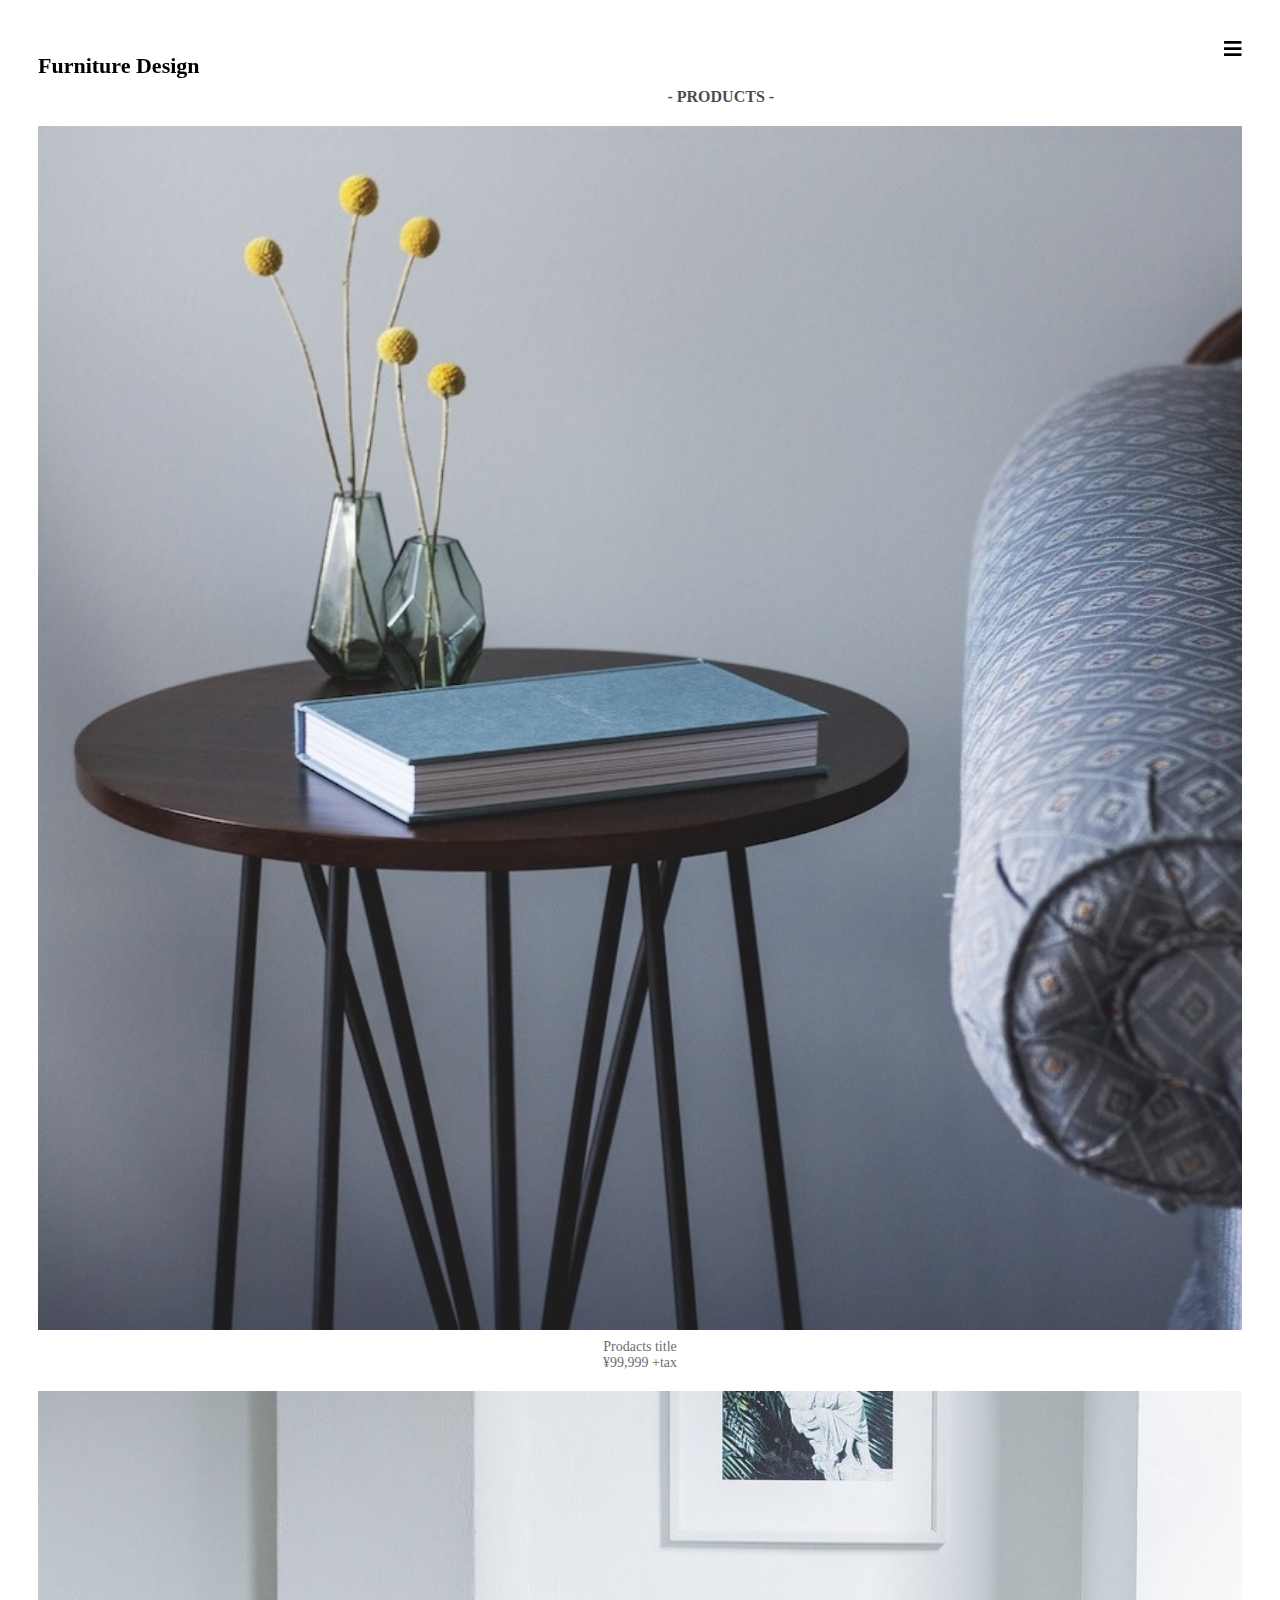
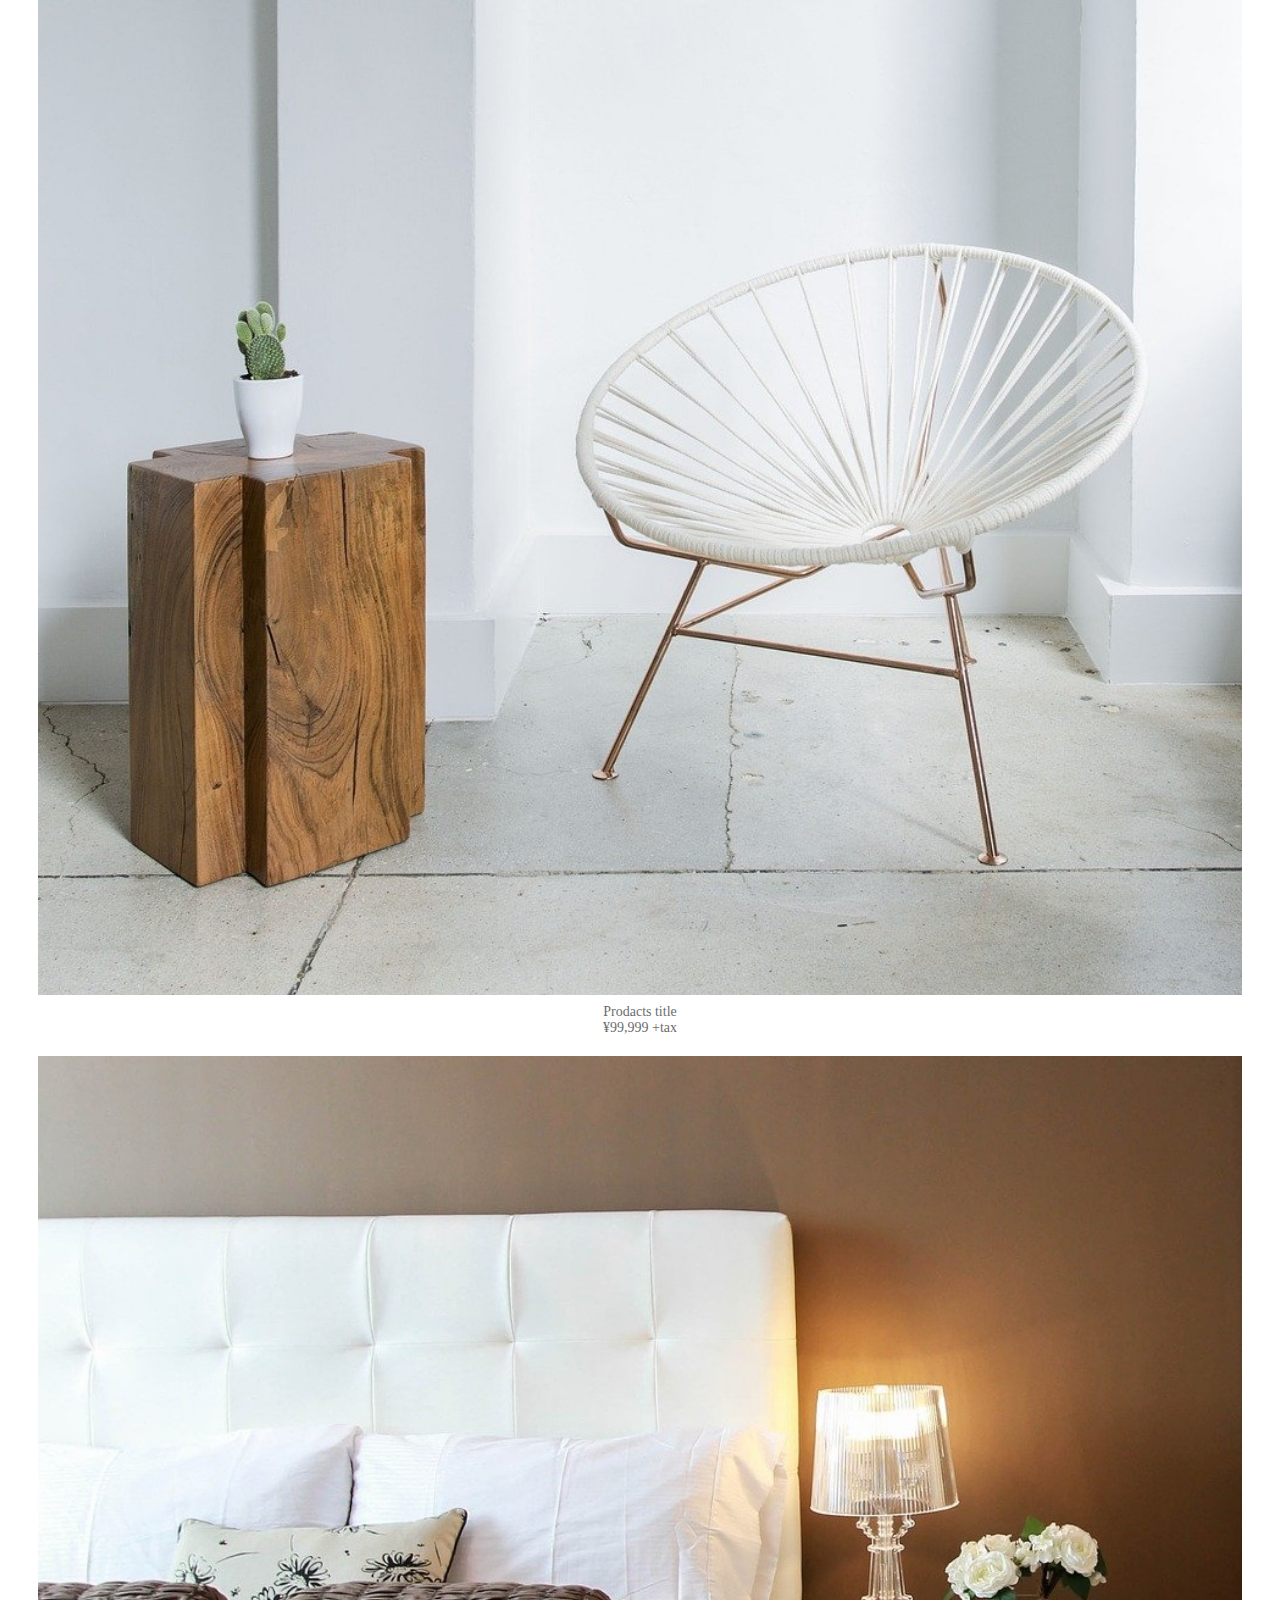
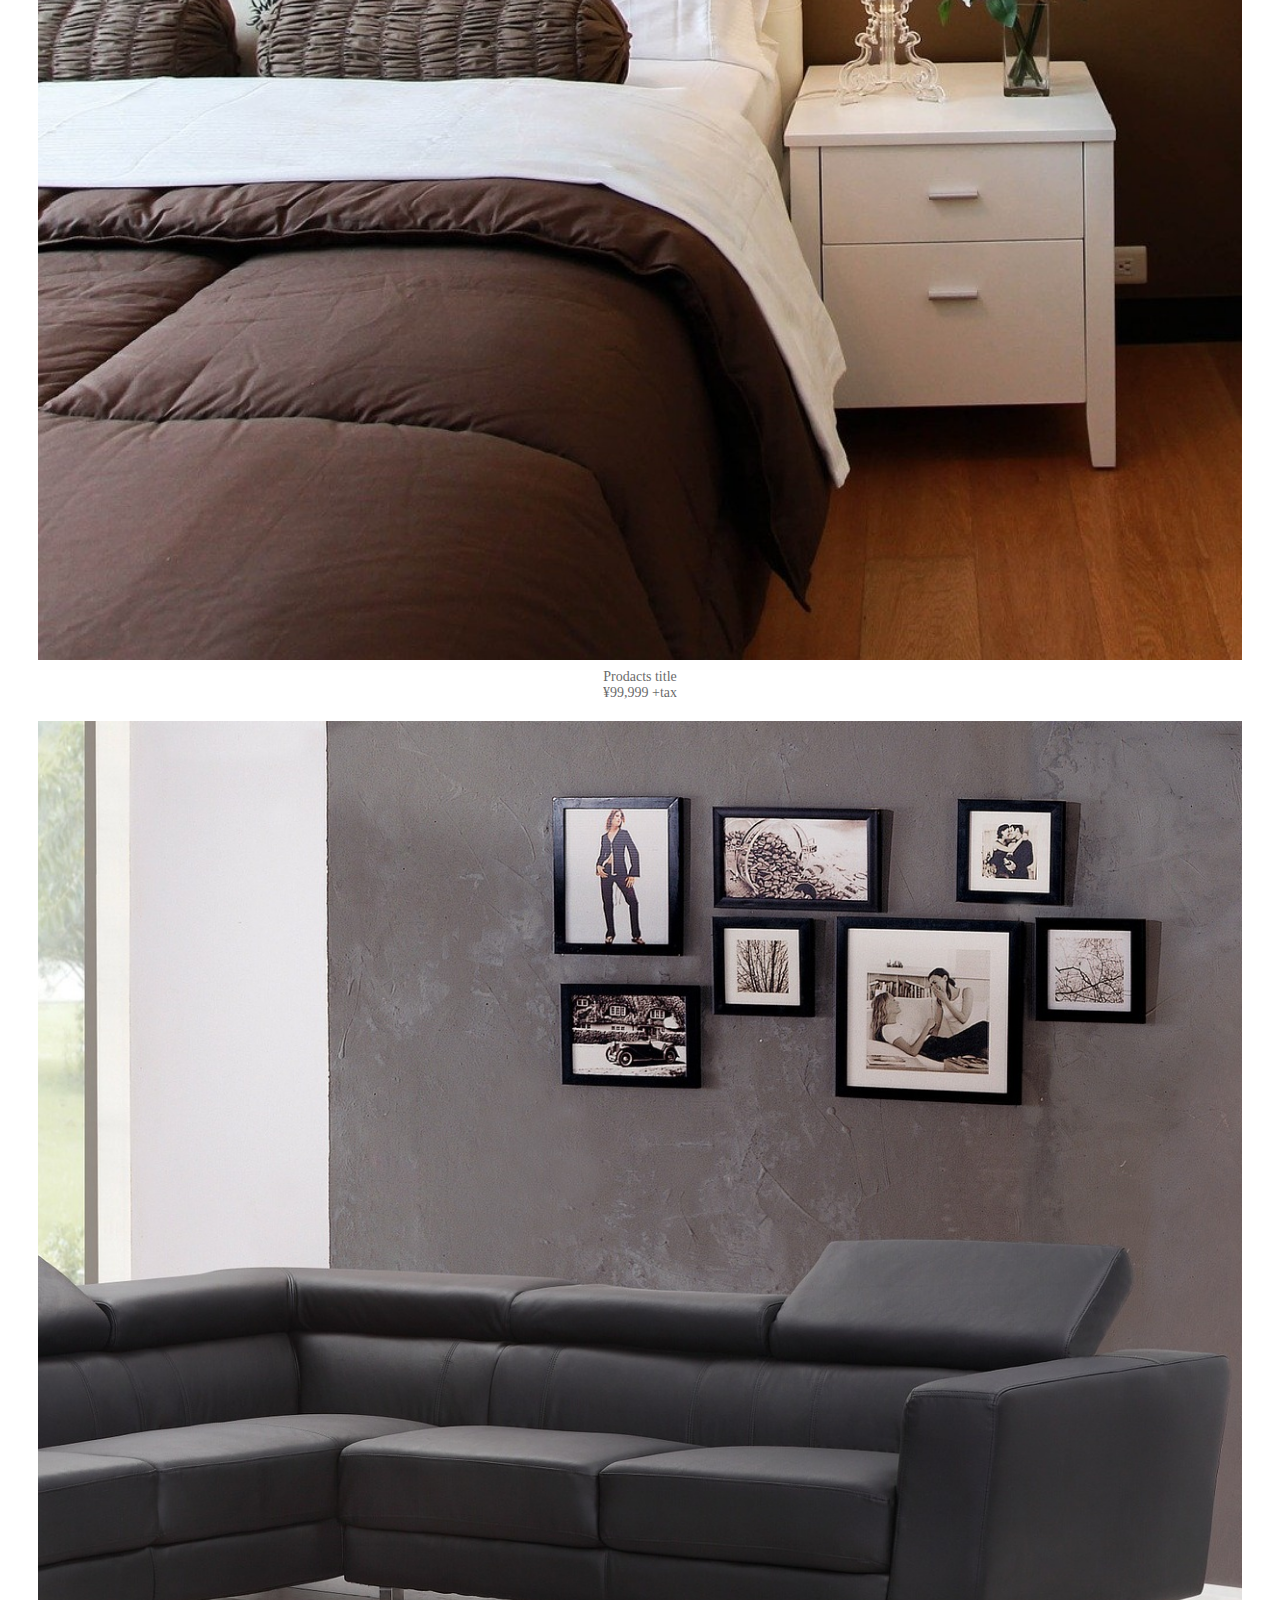
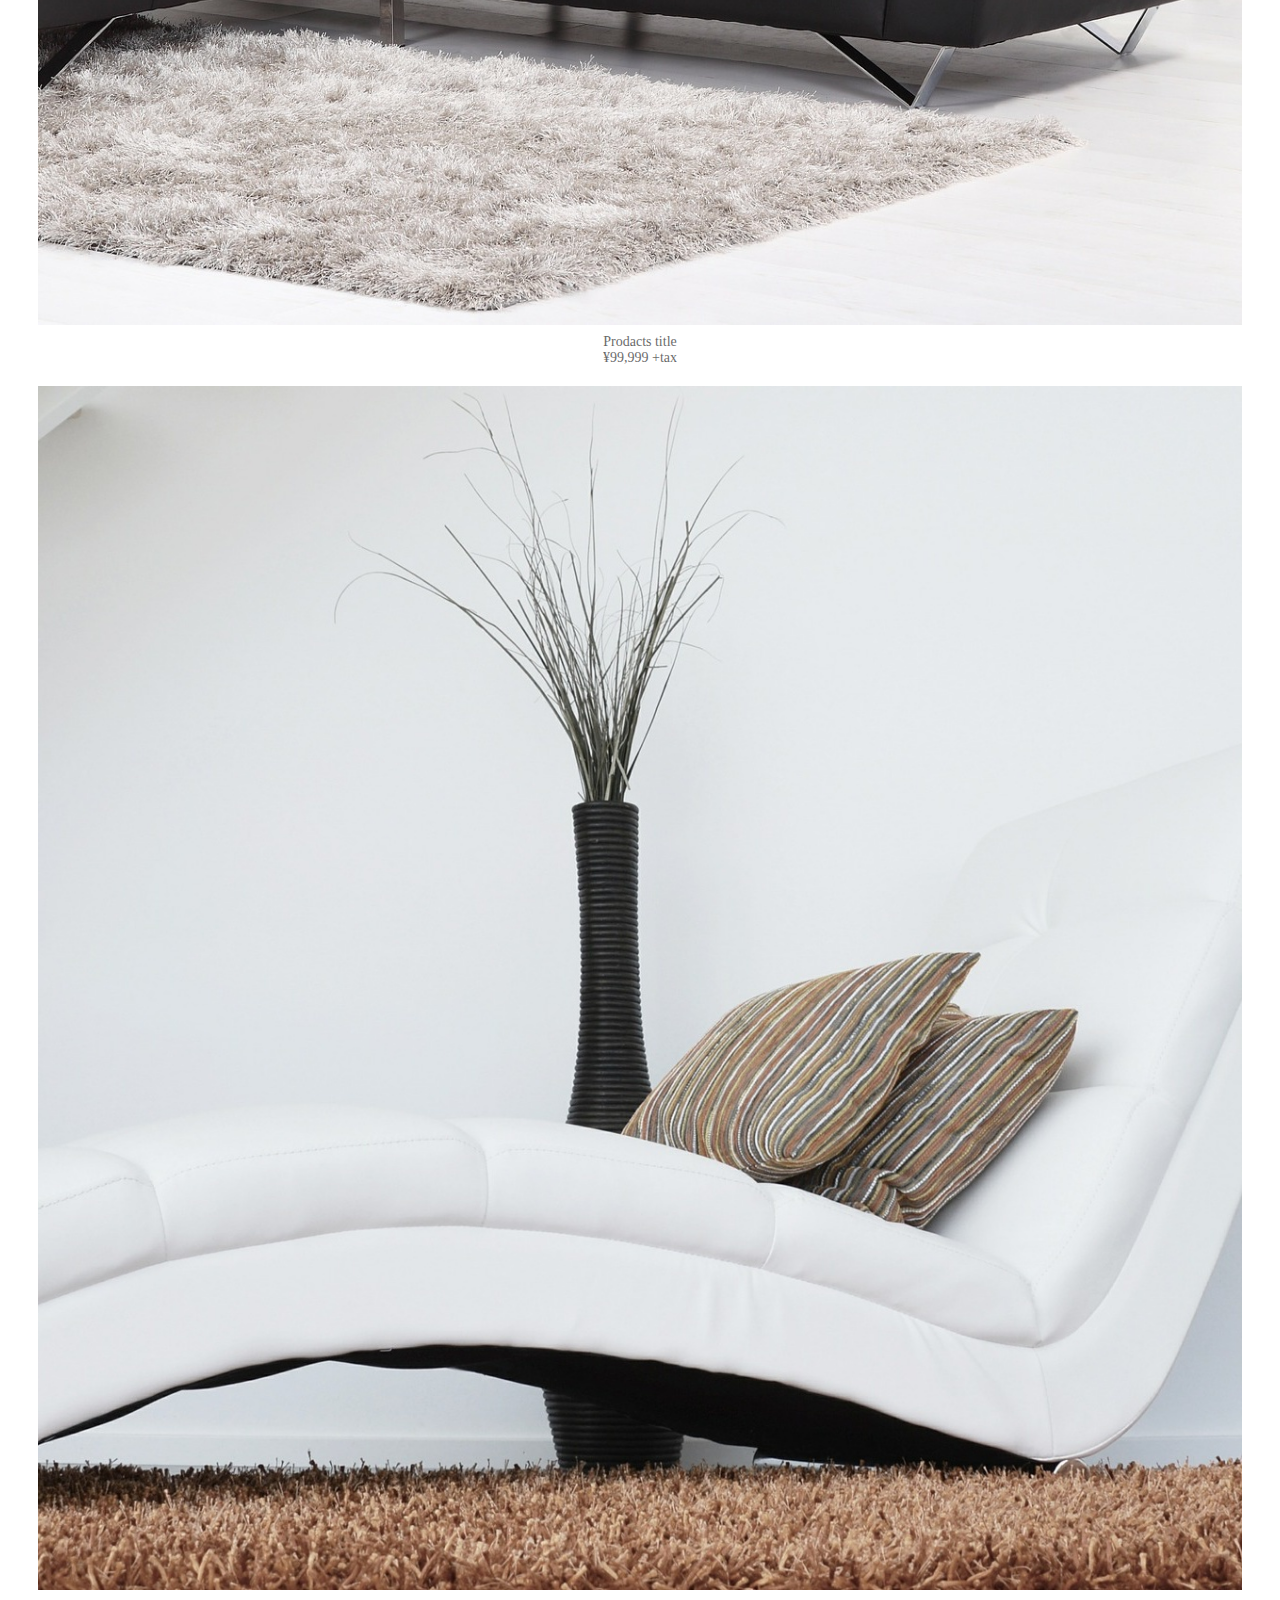
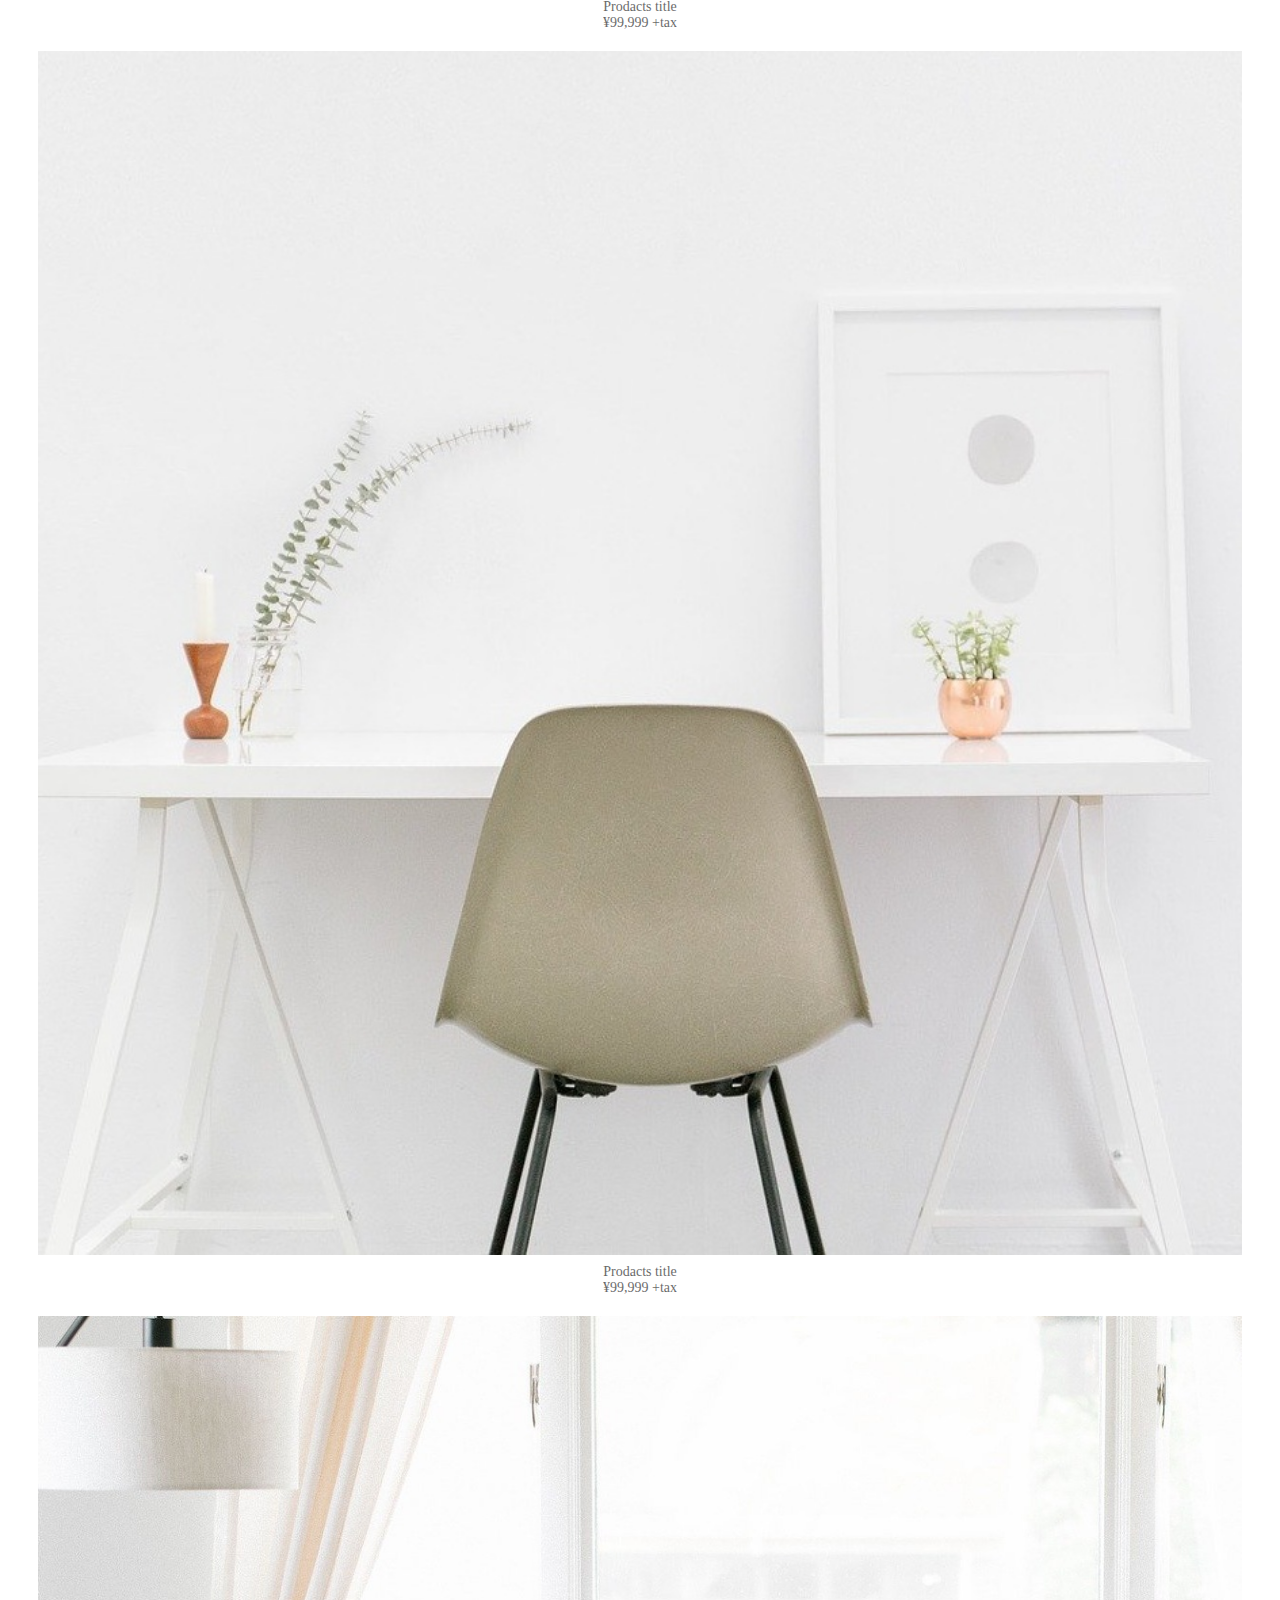
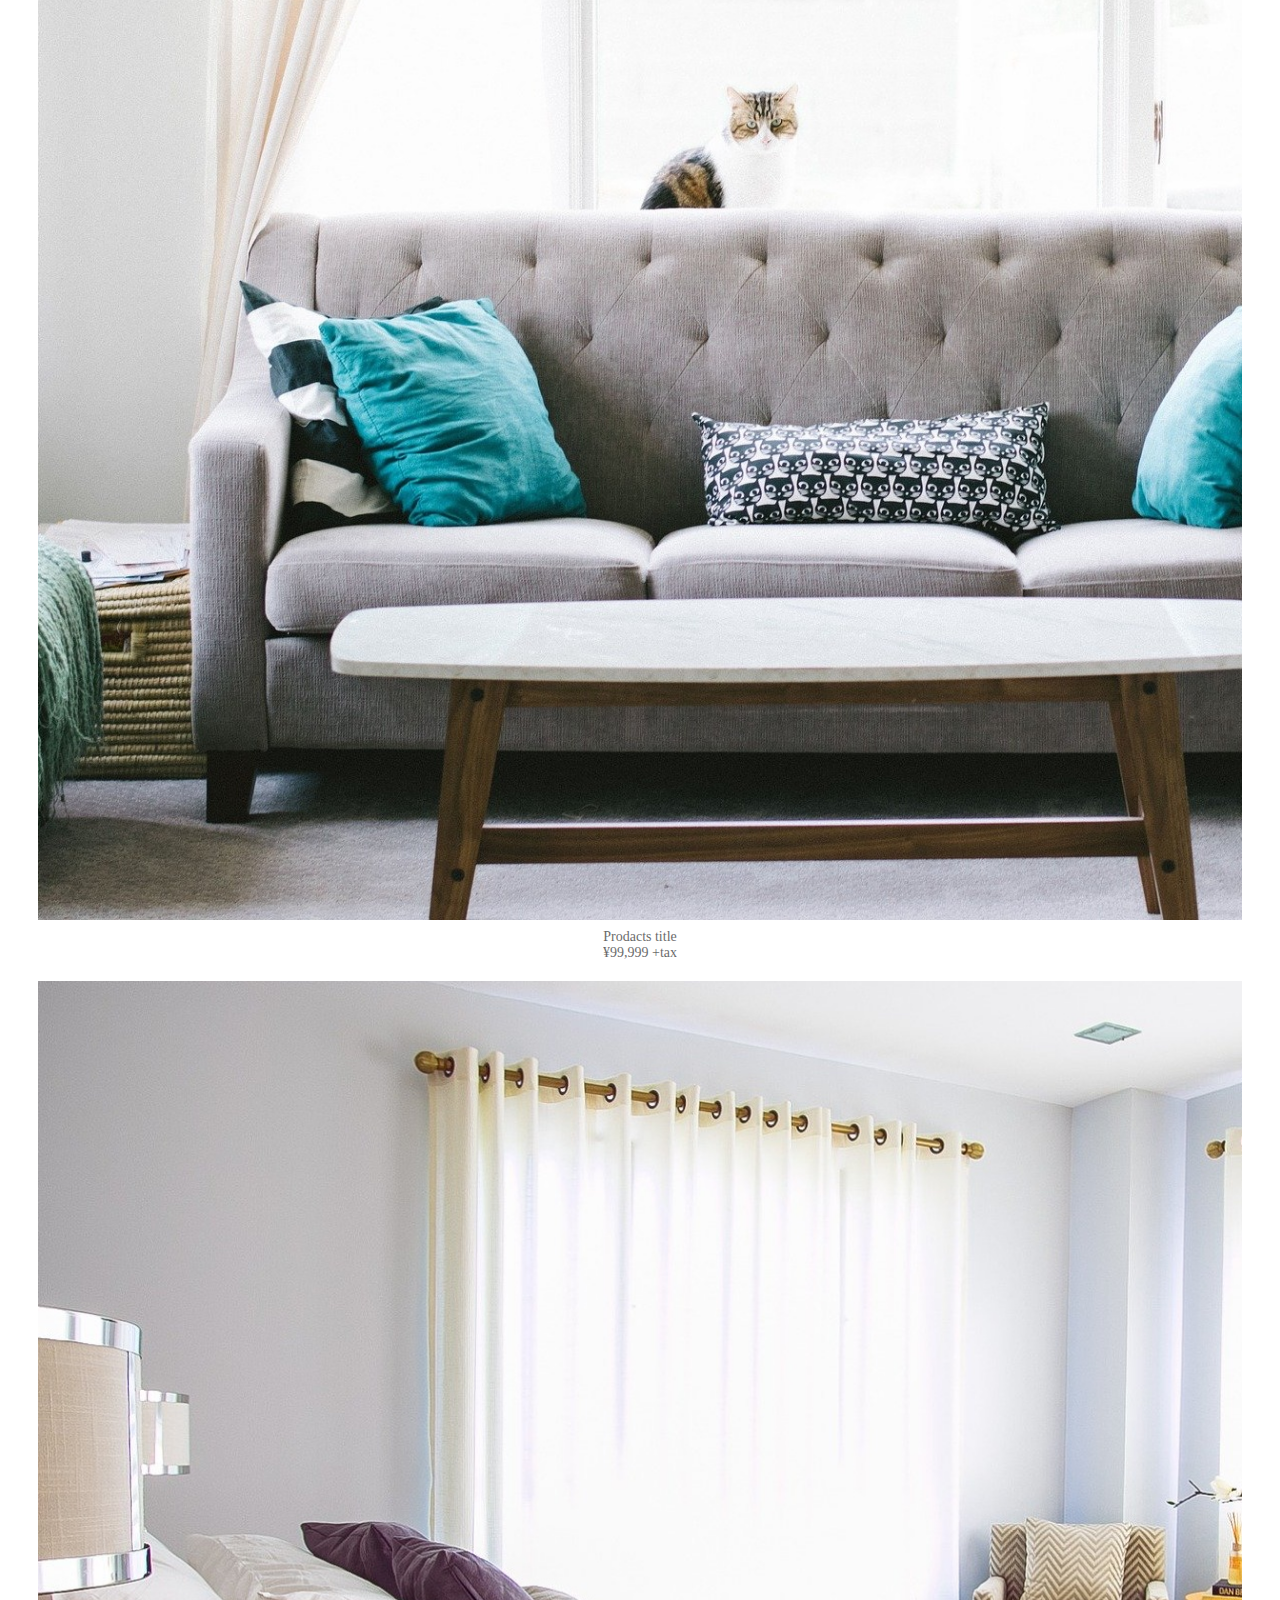
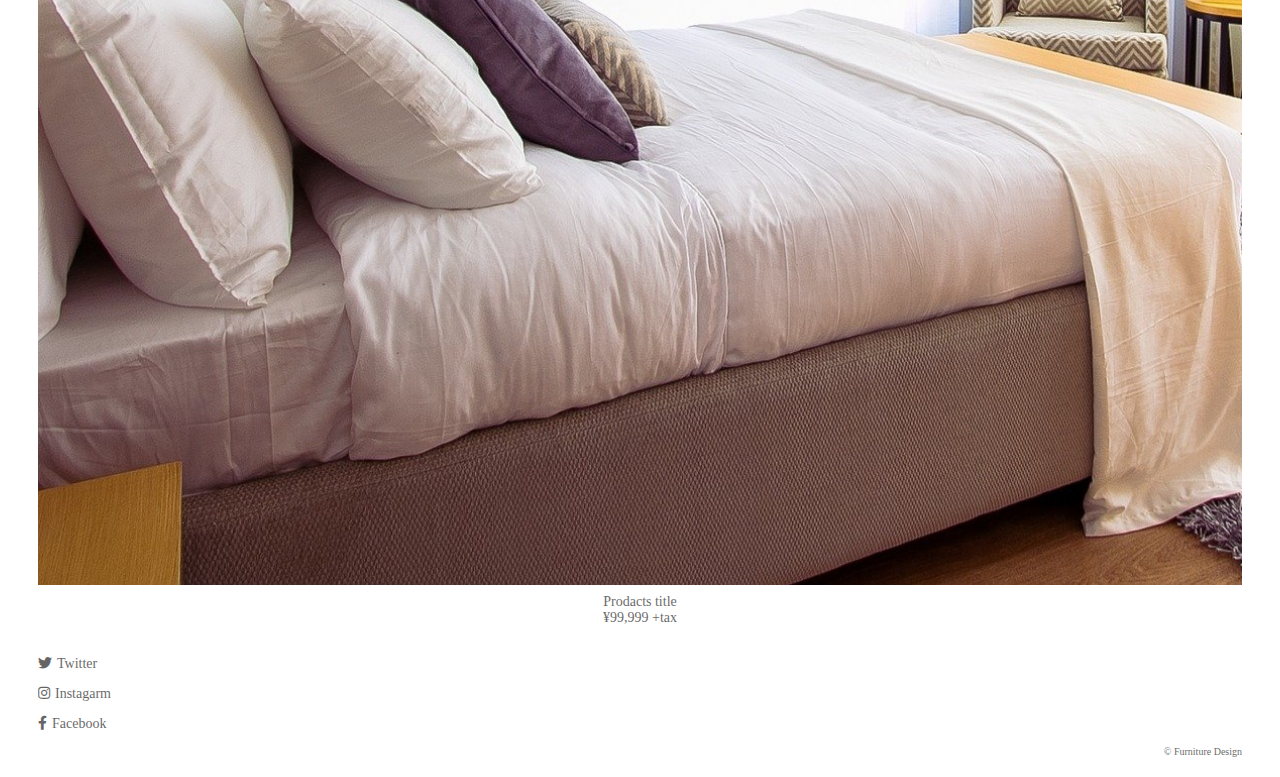
<file: index.html>
<!DOCTYPE html>
<html lang="ja">
<head>
  <meta charset="UTF-8">
  <meta name="viewport" content="width=device-width, initial-scale=1.0">
  <title>Furniture Design</title>
  <link rel="stylesheet" href="stylesheet.css">
  <link rel="stylesheet" href="responsive.css">
  <link href="https://cdn.jsdelivr.net/npm/bootstrap@5.0.0-beta1/dist/css/bootstrap.min.css" rel="stylesheet" integrity="sha384-giJF6kkoqNQ00vy+HMDP7azOuL0xtbfIcaT9wjKHr8RbDVddVHyTfAAsrekwKmP1" crossorigin="anonymous">
  <link href="https://use.fontawesome.com/releases/v5.15.3/css/all.css" rel="stylesheet">
  <script src="https://ajax.googleapis.com/ajax/libs/jquery/3.5.1/jquery.min.js"></script>
  
</head>

<body>
    <div class="container-fluid header">
      <div class="row">
        <div class="header-left col-8">
         <a href="#" class="link"><h1>Furniture Design</h1></a>
        </div>
        <div class="header-right col-4">
          <i class="fas fa-bars" id="menu-open"></i>
        </div>
      </div>
    </div>
    <div class="menu" id="modal-menu">
          <ul>
            <li><a href="index.html" class="link">PRODUCTS</a></li>
            <li><a href="about.html" class="link">ABOUT</a></li>
            <li><a href="company.html" class="link">COMPANY</a></li>
            <li><a href="contact.html" class="link">CONTACT</a></li>
          </ul>
          <i class="fas fa-times" id="menu-close"></i>
     </div>
  <main>
    
    <div class="container prodacts-view">
     <div class="row">
      <h1 class="nav-title col-12">- PRODUCTS -</h1>
        <div class="item col-6 col-lg-3">
          <a href="img1.html" class="link">
          <img src="img1.jpg" alt="机の写真です" width="100%">
          <p>Prodacts title<br>
          ¥99,999 +tax</p>
          </a>
        </div>
        <div class="item col-6 col-lg-3">
          <a href="img2.html" class="link">
          <img src="img2.jpg" alt="椅子の写真です" width="100%">
          <p>Prodacts title<br>
            ¥99,999 +tax</p>
          </a>
        </div>
        <div class="item col-6 col-lg-3">
          <a href="img3.html" class="link">
          <img src="img3.jpg" alt="ベッドの写真です" width="100%">
          <p>Prodacts title<br>
            ¥99,999 +tax</p>
          </a>
        </div>
        <div class="item col-6 col-lg-3">
          <a href="img4.html" class="link">
          <img src="img4.jpg" alt="ソファの写真です"width="100%">
          <p>Prodacts title<br>
            ¥99,999 +tax</p>
          </a>
        </div>
        <div class="item col-6 col-lg-3">
          <a href="img5.html" class="link">
          <img src="img5.jpg" alt="椅子の写真です" width="100%">
          <p>Prodacts title<br>
          ¥99,999 +tax</p>
          </a>
        </div>
        <div class="item col-6 col-lg-3">
          <a href="img6.html" class="link">
          <img src="img6.jpg" alt="椅子の写真です" width="100%">
          <p>Prodacts title<br>
          ¥99,999 +tax</p>
          </a>
        </div>
        <div class="item col-6 col-lg-3">
          <a href="img7.html" class="link">
          <img src="img7.jpg" alt="ソファの写真です" width="100%">
          <p>Prodacts title<br>
          ¥99,999 +tax</p>
          </a>
        </div>
        <div class="item col-6 col-lg-3">
          <a href="img8.html" class="link">
          <img src="img8.jpg" alt="ベッドの写真です"width="100%">
          <p>Prodacts title<br>
          ¥99,999 +tax</p>
          </a>
        </div>
      </div> 
  </div>
  <!-- <a href="#" class="link view"><p>View More</p></a> -->
  </main>
</body>
<footer>
  <div class="container">
    <div class="row sns">
        <a href="https://www.twitter.com" class="link col-4 col-xl-1 col-lg-2" target="_blank"><p><i class="fab fa-twitter icon"></i>Twitter</p></a>
        <a href="https://www.instagram.com" class="link col-4 col-xl-1 col-lg-2" target="_blank"><p><i class="fab fa-instagram icon"></i>Instagarm</p></a>
        <a href="https://www.facebook.com" class="link col-4 col-xl-1 col-lg-2" target="_blank"><p><i class="fab fa-facebook-f icon"></i>Facebook</p></a>
        <div class="logo">
        <p>© Furniture Design</p>
      </div>
    </div>
  </div>
  <script src="script.js"></script>
</footer>


</html>
</file>
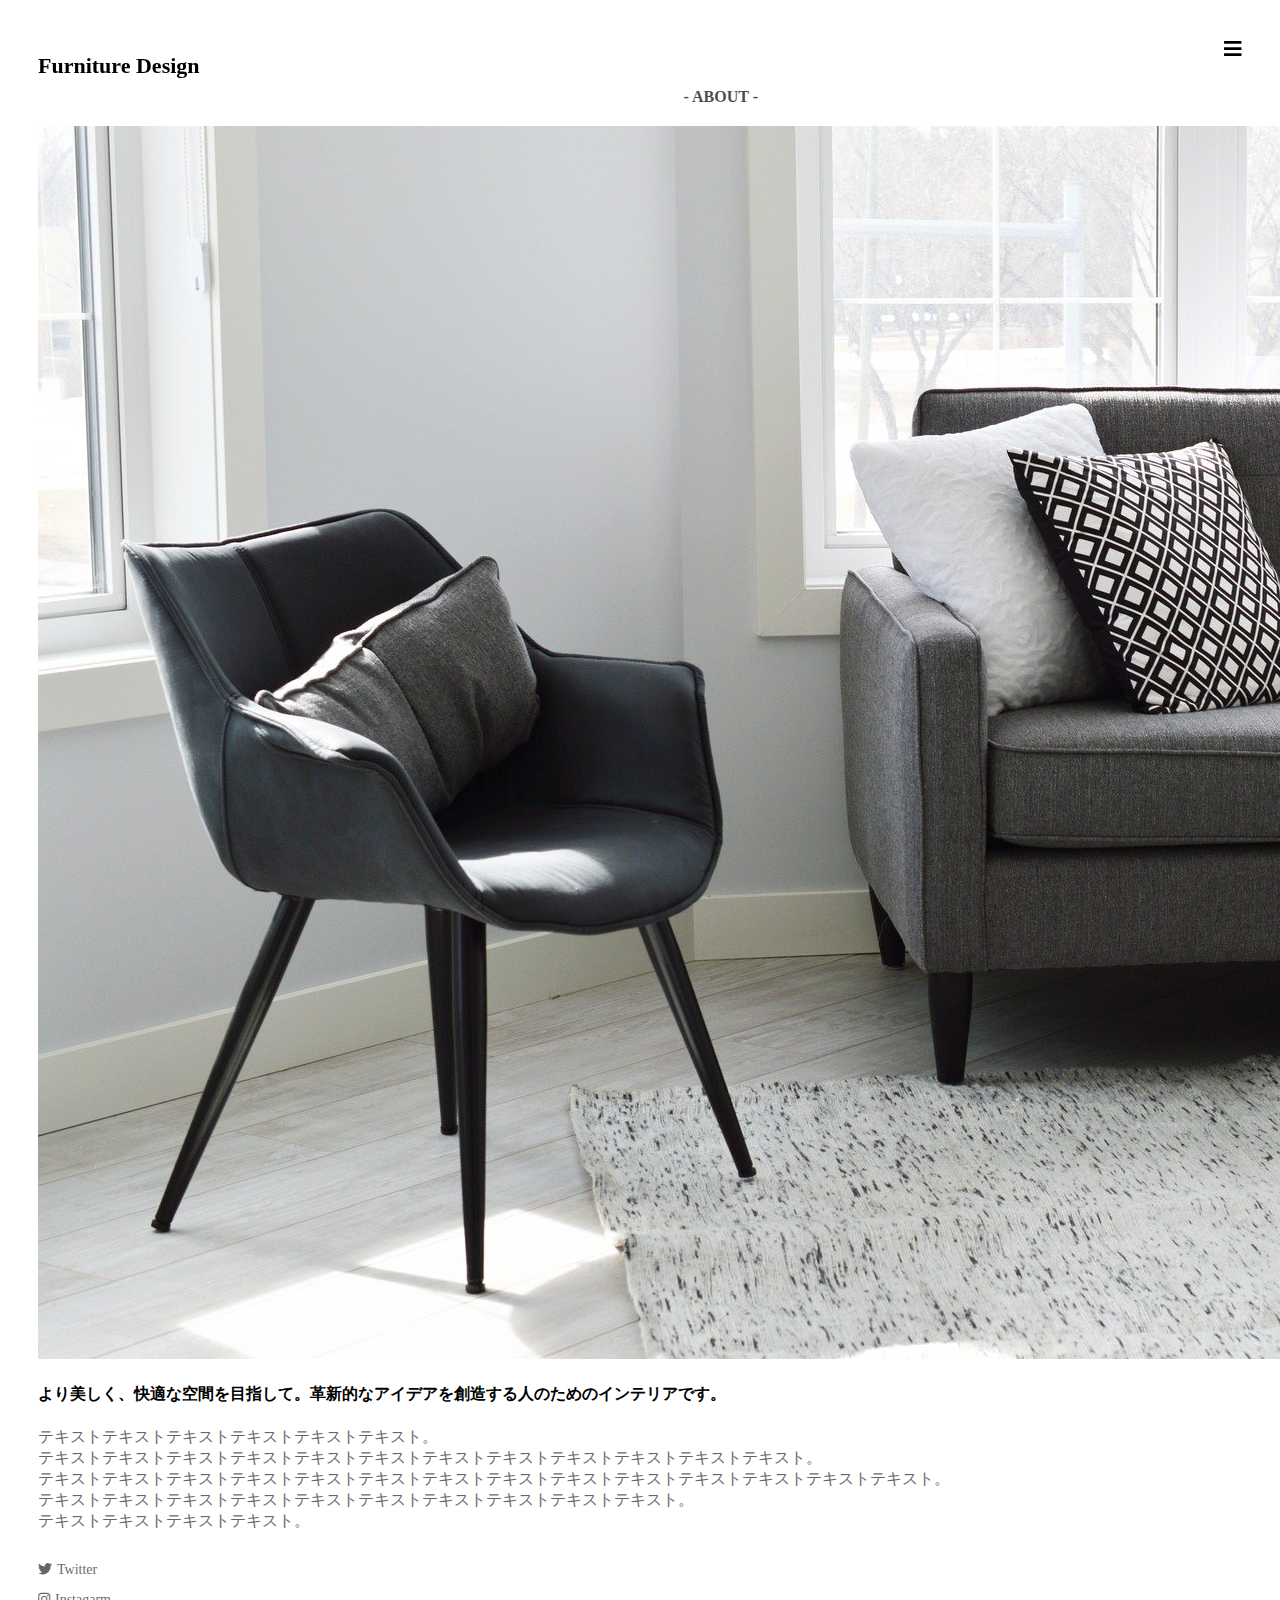
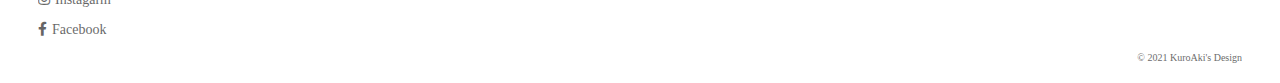
<file: about.html>
<!DOCTYPE html>
<html lang="ja">
<head>
  <meta charset="UTF-8">
  <meta name="viewport" content="width=device-width, initial-scale=1.0">
  <title>Furniture Design</title>
  <link rel="stylesheet" href="stylesheet.css">
  <link rel="stylesheet" href="responsive.css">
  <link href="https://cdn.jsdelivr.net/npm/bootstrap@5.0.0-beta1/dist/css/bootstrap.min.css" rel="stylesheet" integrity="sha384-giJF6kkoqNQ00vy+HMDP7azOuL0xtbfIcaT9wjKHr8RbDVddVHyTfAAsrekwKmP1" crossorigin="anonymous">
  <link href="https://use.fontawesome.com/releases/v5.15.3/css/all.css" rel="stylesheet">
  <script src="https://ajax.googleapis.com/ajax/libs/jquery/3.5.1/jquery.min.js"></script>
</head>
<body>
  <div class="container-fluid header">
    <div class="row">
      <div class="header-left col-8">
       <a href="index.html" class="link"><h1>Furniture Design</h1></a>
      </div>
      <div class="header-right col-4">
        <i class="fas fa-bars" id="menu-open"></i>
      </div>
    </div>
  </div>
  <div class="menu" id="modal-menu">
        <ul>
          <li><a href="index.html" class="link">PRODUCTS</a></li>
          <li><a href="about.html" class="link">ABOUT</a></li>
          <li><a href="company.html" class="link">COMPANY</a></li>
          <li><a href="contact.html" class="link">CONTACT</a></li>
        </ul>
        <i class="fas fa-times" id="menu-close"></i>
   </div>
<main>
  <div class="container">
    <div class="row">
      <h1 class="nav-title col-12">- ABOUT -</h1>
      <img src="img9.jpg" class="img-fluid ">
      <h4 class="my-4">より美しく、快適な空間を目指して。革新的なアイデアを創造する人のためのインテリアです。</h4>
      <p class="about-text">
        テキストテキストテキストテキストテキストテキスト。<br>
        テキストテキストテキストテキストテキストテキストテキストテキストテキストテキストテキストテキスト。<br>
        テキストテキストテキストテキストテキストテキストテキストテキストテキストテキストテキストテキストテキストテキスト。<br>
        テキストテキストテキストテキストテキストテキストテキストテキストテキストテキスト。<br>
        テキストテキストテキストテキスト。
      </p>
      </div>
    </div>
  </div>
</main>




</body>
<footer>
  <div class="container">
    <div class="row sns">
        <a href="https://www.twitter.com" class="link col-3  col-xl-1 col-lg-2" target="_blank"><p><i class="fab fa-twitter icon"></i>Twitter</p></a>
        <a href="https://www.instagram.com" class="link col-3  col-xl-1 col-lg-2" target="_blank"><p><i class="fab fa-instagram icon"></i>Instagarm</p></a>
        <a href="https://www.facebook.com" class="link col-3  col-xl-1 col-lg-2" target="_blank"><p><i class="fab fa-facebook-f icon"></i>Facebook</p></a>
        <div class="logo">
        <p>© 2021 KuroAki's Design</p>
      </div>
    </div>
  </div>
  <script src="script.js"></script>
</footer>

</html>
</file>
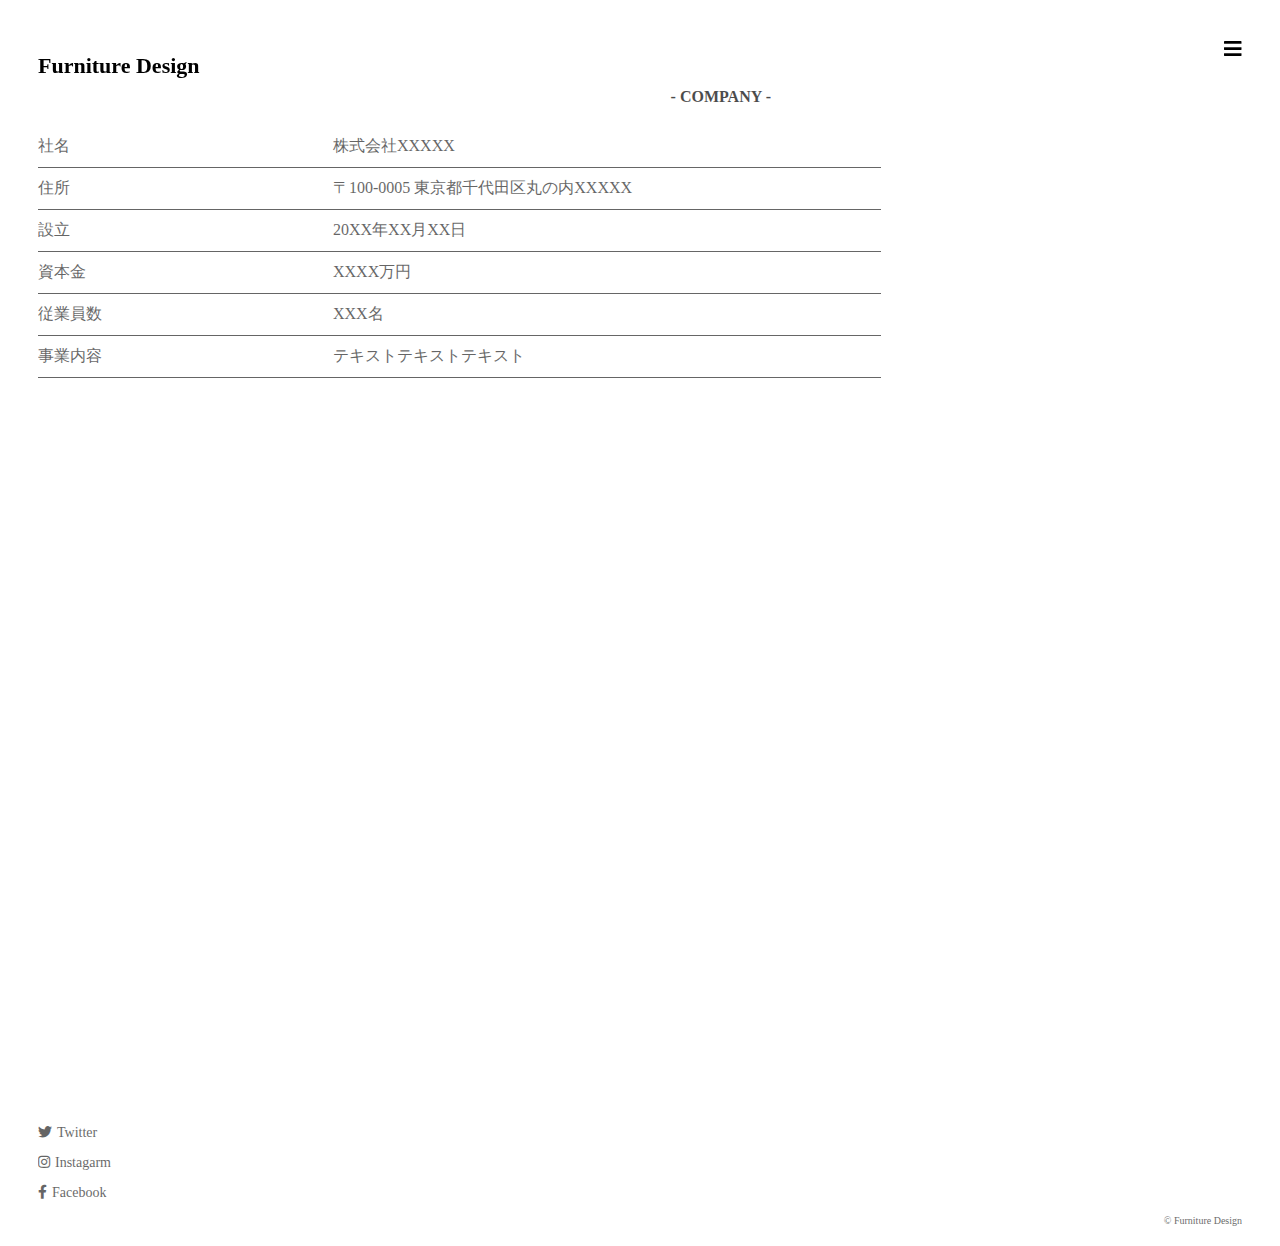
<file: company.html>
<!DOCTYPE html>
<html lang="ja">
<head>
  <meta charset="UTF-8">
  <meta name="viewport" content="width=device-width, initial-scale=1.0">
  <title>Furniture Design</title>
  <link rel="stylesheet" href="stylesheet.css">
  <link rel="stylesheet" href="responsive.css">
  <link href="https://cdn.jsdelivr.net/npm/bootstrap@5.0.0-beta1/dist/css/bootstrap.min.css" rel="stylesheet" integrity="sha384-giJF6kkoqNQ00vy+HMDP7azOuL0xtbfIcaT9wjKHr8RbDVddVHyTfAAsrekwKmP1" crossorigin="anonymous">
  <link href="https://use.fontawesome.com/releases/v5.15.3/css/all.css" rel="stylesheet">
  <script src="https://ajax.googleapis.com/ajax/libs/jquery/3.5.1/jquery.min.js"></script>
</head>
<body>
  <div class="container-fluid header">
    <div class="row">
      <div class="header-left col-8">
       <a href="index.html" class="link"><h1>Furniture Design</h1></a>
      </div>
      <div class="header-right col-4">
        <i class="fas fa-bars" id="menu-open"></i>
      </div>
    </div>
  </div>
  <div class="menu" id="modal-menu">
        <ul>
          <li><a href="index.html" class="link">PRODUCTS</a></li>
          <li><a href="about.html" class="link">ABOUT</a></li>
          <li><a href="company.html" class="link">COMPANY</a></li>
          <li><a href="contact.html" class="link">CONTACT</a></li>
        </ul>
        <i class="fas fa-times" id="menu-close"></i>
   </div>
<main>
  <div class="container">
    <div class="row">
      <h1 class="nav-title col-12">- COMPANY -</h1>
      <div class="com-info col-md-8 col-12">
          <dl>
            <dt>社名</dt>
            <dd>株式会社XXXXX</dd>
          </dl>
          <dl>
            <dt>住所</dt>
            <dd>〒100-0005 東京都千代田区丸の内XXXXX</dd>
          </dl>
          <dl>
            <dt>設立</dt>
            <dd>20XX年XX月XX日</dd>
          </dl>
          <dl>
            <dt>資本金</dt>
            <dd>XXXX万円</dd>
          </dl>
          <dl>
            <dt>従業員数</dt>
            <dd>XXX名</dd>
          </dl>
          <dl>
            <dt>事業内容</dt>
            <dd>テキストテキストテキスト</dd>
          </dl>

        <div class="googlemaps">
          <iframe src="https://www.google.com/maps/embed?pb=!1m18!1m12!1m3!1d3240.8280303808788!2d139.76493611501155!3d35.681236180194325!2m3!1f0!2f0!3f0!3m2!1i1024!2i768!4f13.1!3m3!1m2!1s0x60188bfbd89f700b%3A0x277c49ba34ed38!2z5p2x5Lqs6aeF!5e0!3m2!1sja!2sjp!4v1618212421866!5m2!1sja!2sjp" width="430" height="300" style="border:0;" allowfullscreen="" loading="lazy"></iframe>
        </div>
      </div>
    </div>
  </div>
</main>




</body>
<footer>
  <div class="container">
    <div class="row sns">
        <a href="https://www.twitter.com" class="link col-3  col-xl-1 col-lg-2" target="_blank"><p><i class="fab fa-twitter icon"></i>Twitter</p></a>
        <a href="https://www.instagram.com" class="link col-3  col-xl-1 col-lg-2" target="_blank"><p><i class="fab fa-instagram icon"></i>Instagarm</p></a>
        <a href="https://www.facebook.com" class="link col-3  col-xl-1 col-lg-2" target="_blank"><p><i class="fab fa-facebook-f icon"></i>Facebook</p></a>
        <div class="logo">
        <p>© Furniture Design</p>
      </div>
    </div>
  </div>
  <script src="script.js"></script>
</footer>

</html>
</file>
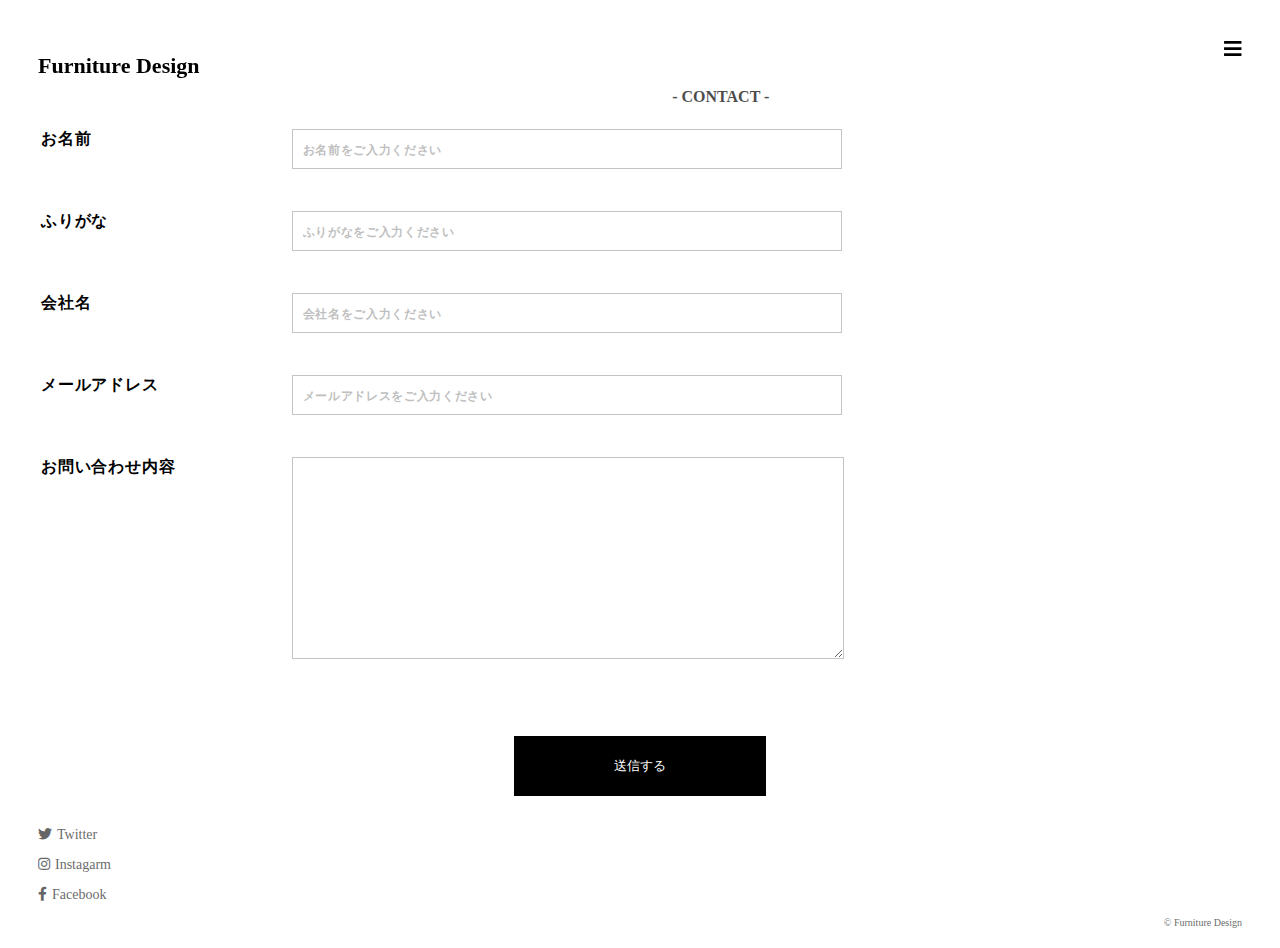
<file: contact.html>
<!DOCTYPE html>
<html lang="ja">
<head>
  <meta charset="UTF-8">
  <meta name="viewport" content="width=device-width, initial-scale=1.0">
  <title>Furniture Design</title>
  <link rel="stylesheet" href="stylesheet.css">
  <link rel="stylesheet" href="responsive.css">
  <link href="https://cdn.jsdelivr.net/npm/bootstrap@5.0.0-beta1/dist/css/bootstrap.min.css" rel="stylesheet" integrity="sha384-giJF6kkoqNQ00vy+HMDP7azOuL0xtbfIcaT9wjKHr8RbDVddVHyTfAAsrekwKmP1" crossorigin="anonymous">
  <link href="https://use.fontawesome.com/releases/v5.15.3/css/all.css" rel="stylesheet">
  <script src="https://ajax.googleapis.com/ajax/libs/jquery/3.5.1/jquery.min.js"></script>
</head>
<body>
  <div class="container-fluid header">
    <div class="row">
      <div class="header-left col-8">
       <a href="index.html" class="link"><h1>Furniture Design</h1></a>
      </div>
      <div class="header-right col-4">
        <i class="fas fa-bars" id="menu-open"></i>
      </div>
    </div>
  </div>
  <div class="menu" id="modal-menu">
        <ul>
          <li><a href="index.html"" class="link">PRODUCTS</a></li>
          <li><a href="about.html" class="link">ABOUT</a></li>
          <li><a href="company.html" class="link">COMPANY</a></li>
          <li><a href="company.html" class="link">CONTACT</a></li>
        </ul>
        <i class="fas fa-times" id="menu-close"></i>
   </div>
<main>
  <div class="container">
    <div class="row">
      <h1 class="nav-title col-12">- CONTACT -</h1>
      <div class="contact-bg col-12 my-5">
        <form method="post">
          <table class="contact-table">
            <tr class="table-list">
            <th>
              <label for="name">お名前</label>
            </th>
            <td>
              <input type="text" name="yourname" id="name" placeholder="お名前をご入力ください" class="input-area" autocomplete="name">
            </td>
            </tr>
            <tr class="table-list">
             <th><label for="furigana">ふりがな</label></th>
              <td>
                <input type="text" name="yourname" id="furigana" placeholder="ふりがなをご入力ください" class="input-area">
              </td>
            </tr>
              <tr class="table-list">
                <th><label for="company-name">会社名</label></th>
                <td>
                  <input id="company" type="company-name" name="company-name" placeholder="会社名をご入力ください" class="input-area" autocomplete="company-name">
                </td>
              </tr>
              <tr class="table-list">
                <th><label for="mail">メールアドレス</label></th>
                <td>
                  <input id="mail" type="email" name="mail" placeholder="メールアドレスをご入力ください" class="input-area" autocomplete="email">
                </td>
              </tr>
              <tr class="table-list">
                <th><label for="comment">お問い合わせ内容</label></th>
                <td>
                  <textarea id="comment" name="comment"></textarea>
                </td>
              </tr>
            </table>
          </form>
          <input type="submit" value="送信する" class="submit-button">
      </div>
    </div>
  </div>
</main>




</body>
<footer>
  <div class="container">
    <div class="row sns">
        <a href="https://www.twitter.com" class="link col-3  col-xl-1 col-lg-2" target="_blank"><p><i class="fab fa-twitter icon"></i>Twitter</p></a>
        <a href="https://www.instagram.com" class="link col-3  col-xl-1 col-lg-2" target="_blank"><p><i class="fab fa-instagram icon"></i>Instagarm</p></a>
        <a href="https://www.facebook.com" class="link col-3  col-xl-1 col-lg-2" target="_blank"><p><i class="fab fa-facebook-f icon"></i>Facebook</p></a>
        <div class="logo">
        <p>© Furniture Design</p>
      </div>
    </div>
  </div>
  <script src="script.js"></script>
</footer>

</html>
</file>
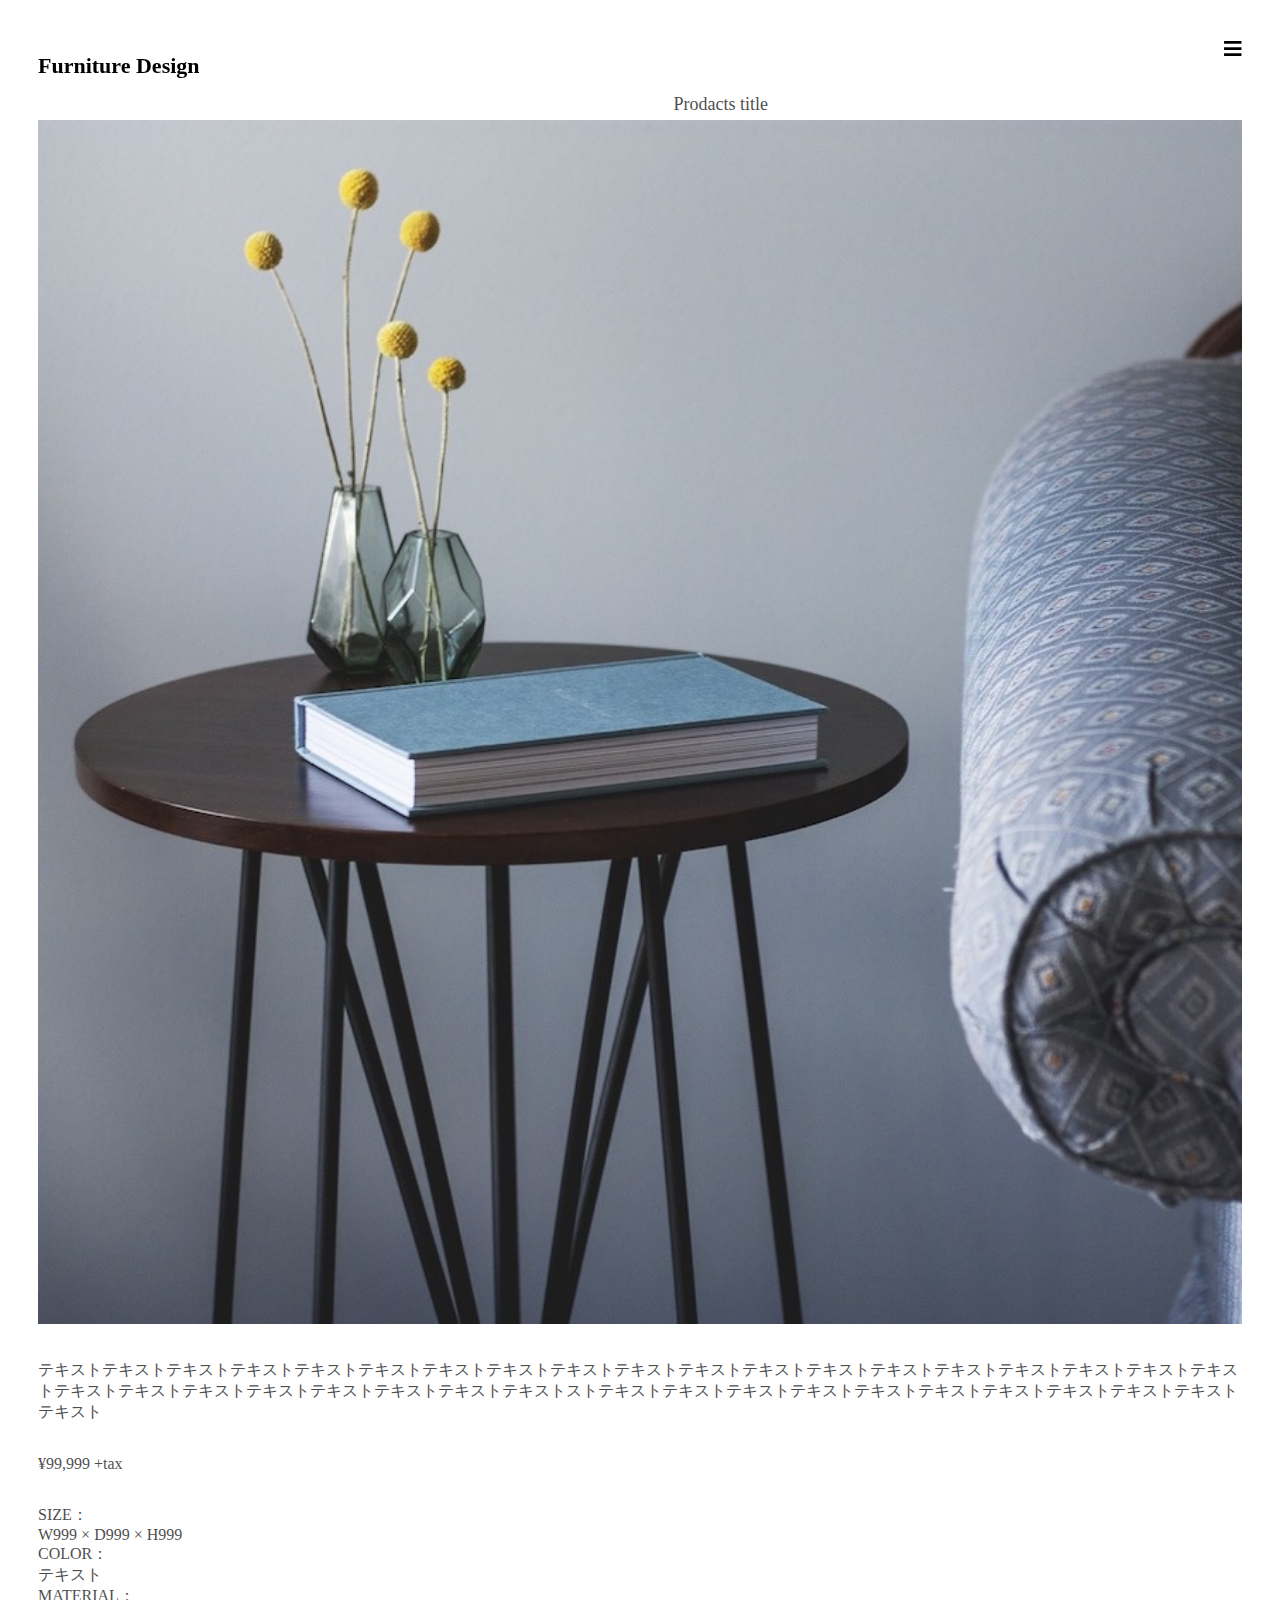
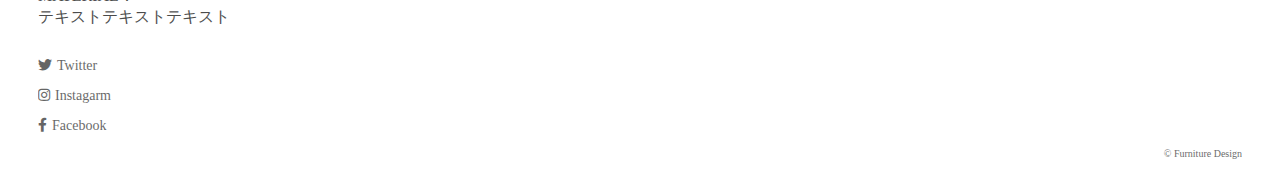
<file: img1.html>
<!DOCTYPE html>
<html lang="ja">
<head>
  <meta charset="UTF-8">
  <meta name="viewport" content="width=device-width, initial-scale=1.0">
  <title>Furniture Design</title>
  <link rel="stylesheet" href="stylesheet.css">
  <link rel="stylesheet" href="responsive.css">
  <link href="https://cdn.jsdelivr.net/npm/bootstrap@5.0.0-beta1/dist/css/bootstrap.min.css" rel="stylesheet" integrity="sha384-giJF6kkoqNQ00vy+HMDP7azOuL0xtbfIcaT9wjKHr8RbDVddVHyTfAAsrekwKmP1" crossorigin="anonymous">
  <link href="https://use.fontawesome.com/releases/v5.15.3/css/all.css" rel="stylesheet">
  <script src="https://ajax.googleapis.com/ajax/libs/jquery/3.5.1/jquery.min.js"></script>
</head>
<body>
  <div class="container header">
    <div class="row">
      <div class="header-left col-8">
       <a href="index.html" class="link"><h1>Furniture Design</h1></a>
      </div>
      <div class="header-right col-4">
        <i class="fas fa-bars" id="menu-open"></i>
      </div>
    </div>
  </div>
  <div class="menu" id="modal-menu">
        <ul>
          <li><a href="index.html"" class="link">PRODUCTS</a></li>
          <li><a href="about.html" class="link">ABOUT</a></li>
          <li><a href="company.html" class="link">COMPANY</a></li>
          <li><a href="contact.html"link">CONTACT</a></li>
        </ul>
        <i class="fas fa-times" id="menu-close"></i>
   </div>
<main>
  <div class="container prodact">
    <div class="row">
       <div class="item col-12 col-md-6">
        <h1>Prodacts title</h1>
         <a href="img1.html" class="link">
         <img src="img1.jpg" alt="机の写真です" width="100%">
         </a>
       </div>
       <div class="col-12 col-md-5">
         <p>
          テキストテキストテキストテキストテキストテキストテキストテキストテキストテキストテキストテキストテキストテキストテキストテキストテキストテキストテキストテキストテキストテキストテキストテキストテキストテキストテキストストテキストテキストテキストテキストテキストテキストテキストテキストテキストテキストテキスト
         </p>
         <p>
          ¥99,999 +tax
         </p>
         <p>SIZE：<br>
          W999 × D999 × H999<br>
          COLOR：<br>
          テキスト<br>
          MATERIAL：<br>
          テキストテキストテキスト</p>

       </div>


</main>



</body>
<footer>
  <div class="container">
    <div class="row sns">
        <a href="https://www.twitter.com" class="link col-3  col-xl-1 col-lg-2" target="_blank"><p><i class="fab fa-twitter icon"></i>Twitter</p></a>
        <a href="https://www.instagram.com" class="link col-3  col-xl-1 col-lg-2" target="_blank"><p><i class="fab fa-instagram icon"></i>Instagarm</p></a>
        <a href="https://www.facebook.com" class="link col-3  col-xl-1 col-lg-2" target="_blank"><p><i class="fab fa-facebook-f icon"></i>Facebook</p></a>
        <div class="logo">
        <p>© Furniture Design</p>
      </div>
    </div>
  </div>
  <script src="script.js"></script>
</footer>

</html>
</file>
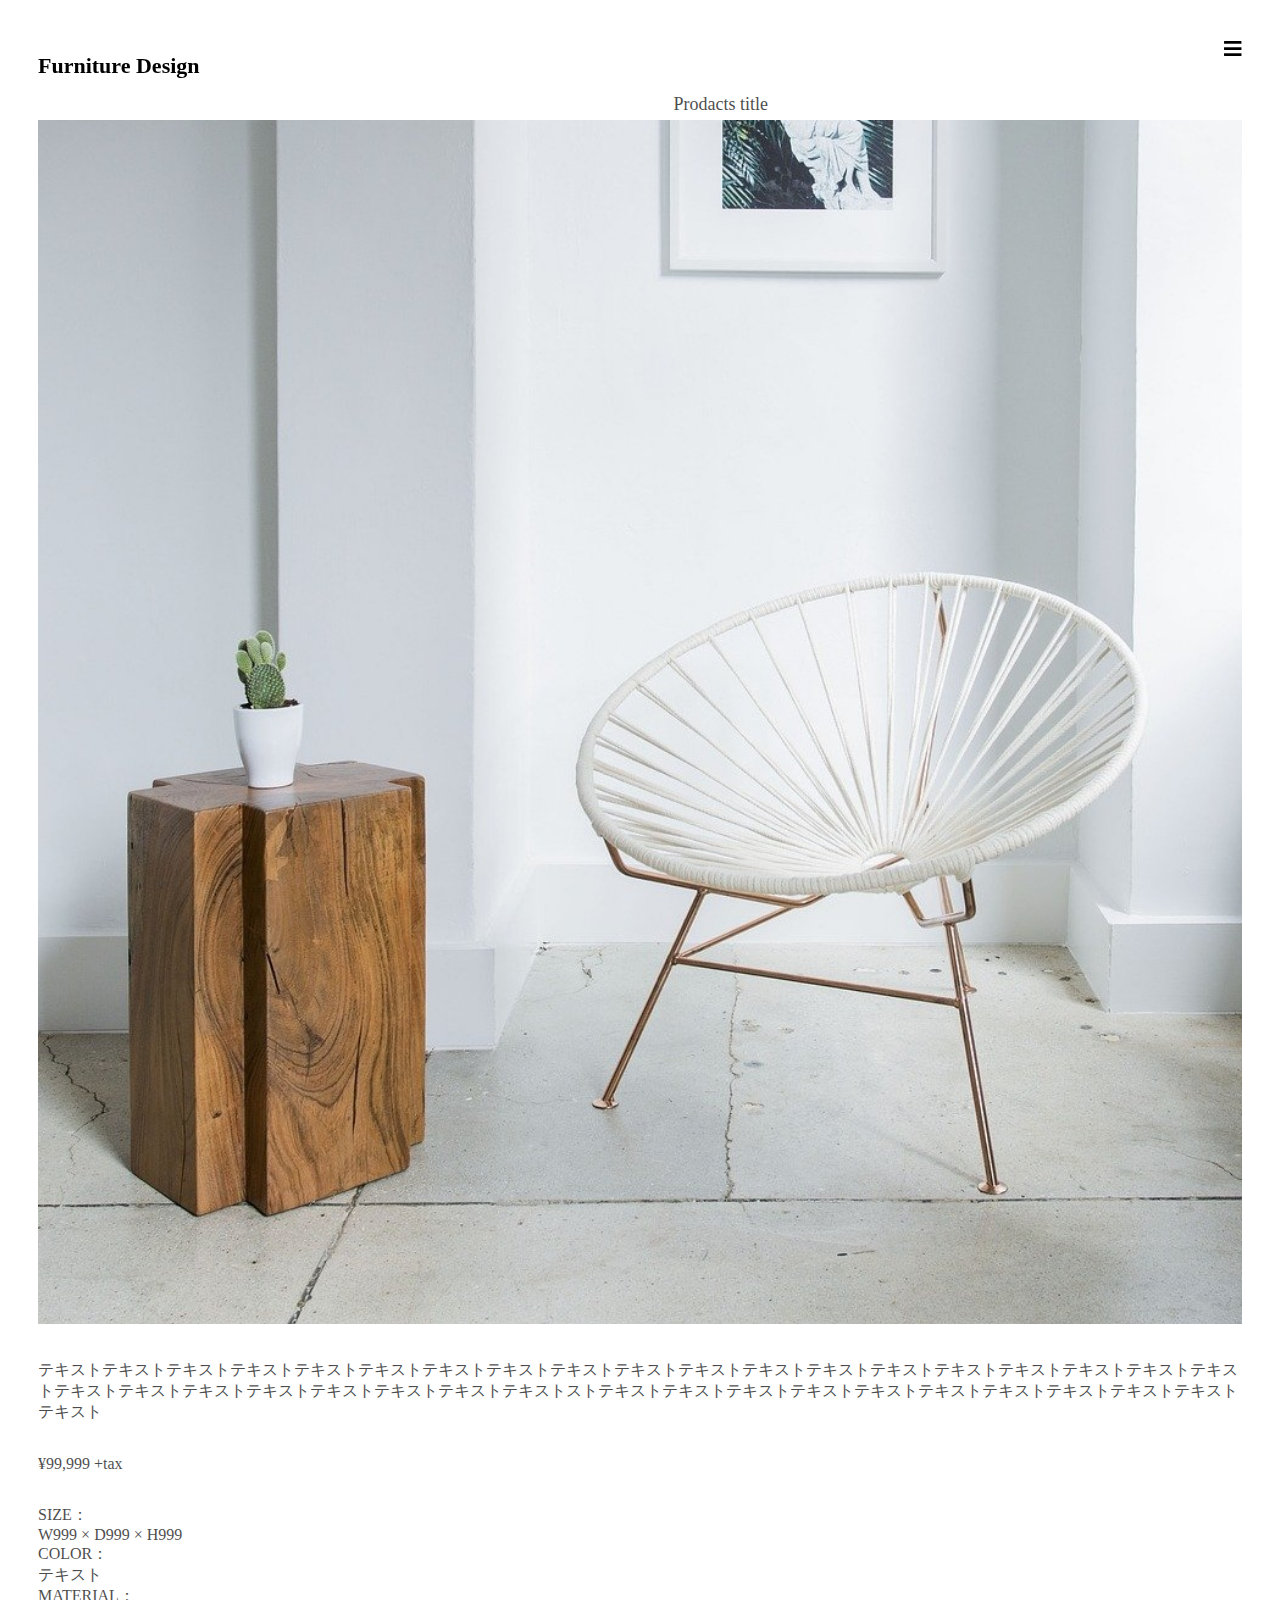
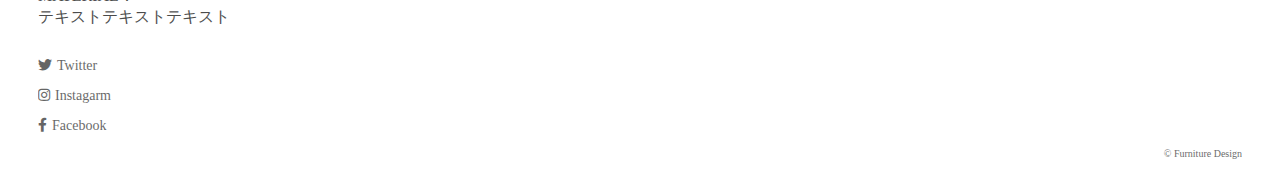
<file: img2.html>
<!DOCTYPE html>
<html lang="ja">
<head>
  <meta charset="UTF-8">
  <meta name="viewport" content="width=device-width, initial-scale=1.0">
  <title>Furniture Design</title>
  <link rel="stylesheet" href="stylesheet.css">
  <link rel="stylesheet" href="responsive.css">
  <link href="https://cdn.jsdelivr.net/npm/bootstrap@5.0.0-beta1/dist/css/bootstrap.min.css" rel="stylesheet" integrity="sha384-giJF6kkoqNQ00vy+HMDP7azOuL0xtbfIcaT9wjKHr8RbDVddVHyTfAAsrekwKmP1" crossorigin="anonymous">
  <link href="https://use.fontawesome.com/releases/v5.15.3/css/all.css" rel="stylesheet">
  <script src="https://ajax.googleapis.com/ajax/libs/jquery/3.5.1/jquery.min.js"></script>
</head>
<body>
  <div class="container header">
    <div class="row">
      <div class="header-left col-8">
       <a href="index.html" class="link"><h1>Furniture Design</h1></a>
      </div>
      <div class="header-right col-4">
        <i class="fas fa-bars" id="menu-open"></i>
      </div>
    </div>
  </div>
  <div class="menu" id="modal-menu">
        <ul>
          <li><a href="index.html"" class="link">PRODUCTS</a></li>
          <li><a href="about.html" class="link">ABOUT</a></li>
          <li><a href="company.html" class="link">COMPANY</a></li>
          <li><a href="contact.html"link">CONTACT</a></li>
        </ul>
        <i class="fas fa-times" id="menu-close"></i>
   </div>
<main>
  <div class="container prodact">
    <div class="row">
       <div class="item col-12 col-md-6">
        <h1>Prodacts title</h1>
         <a href="img2.html" class="link">
         <img src="img2.jpg" alt="椅子の写真です" width="100%">
         </a>
       </div>
       <div class="col-12 col-md-5">
         <p>
          テキストテキストテキストテキストテキストテキストテキストテキストテキストテキストテキストテキストテキストテキストテキストテキストテキストテキストテキストテキストテキストテキストテキストテキストテキストテキストテキストストテキストテキストテキストテキストテキストテキストテキストテキストテキストテキストテキスト
         </p>
         <p>
          ¥99,999 +tax
         </p>
         <p>SIZE：<br>
          W999 × D999 × H999<br>
          COLOR：<br>
          テキスト<br>
          MATERIAL：<br>
          テキストテキストテキスト</p>

       </div>


</main>



</body>
<footer>
  <div class="container">
    <div class="row sns">
      <a href="https://www.twitter.com" class="link col-4 col-xl-1 col-lg-2" target="_blank"><p><i class="fab fa-twitter icon"></i>Twitter</p></a>
      <a href="https://www.instagram.com" class="link col-4 col-xl-1 col-lg-2" target="_blank"><p><i class="fab fa-instagram icon"></i>Instagarm</p></a>
      <a href="https://www.facebook.com" class="link col-4 col-xl-1 col-lg-2" target="_blank"><p><i class="fab fa-facebook-f icon"></i>Facebook</p></a>
        <div class="logo">
        <p>© Furniture Design</p>
      </div>
    </div>
  </div>
  <script src="script.js"></script>
</footer>

</html>
</file>
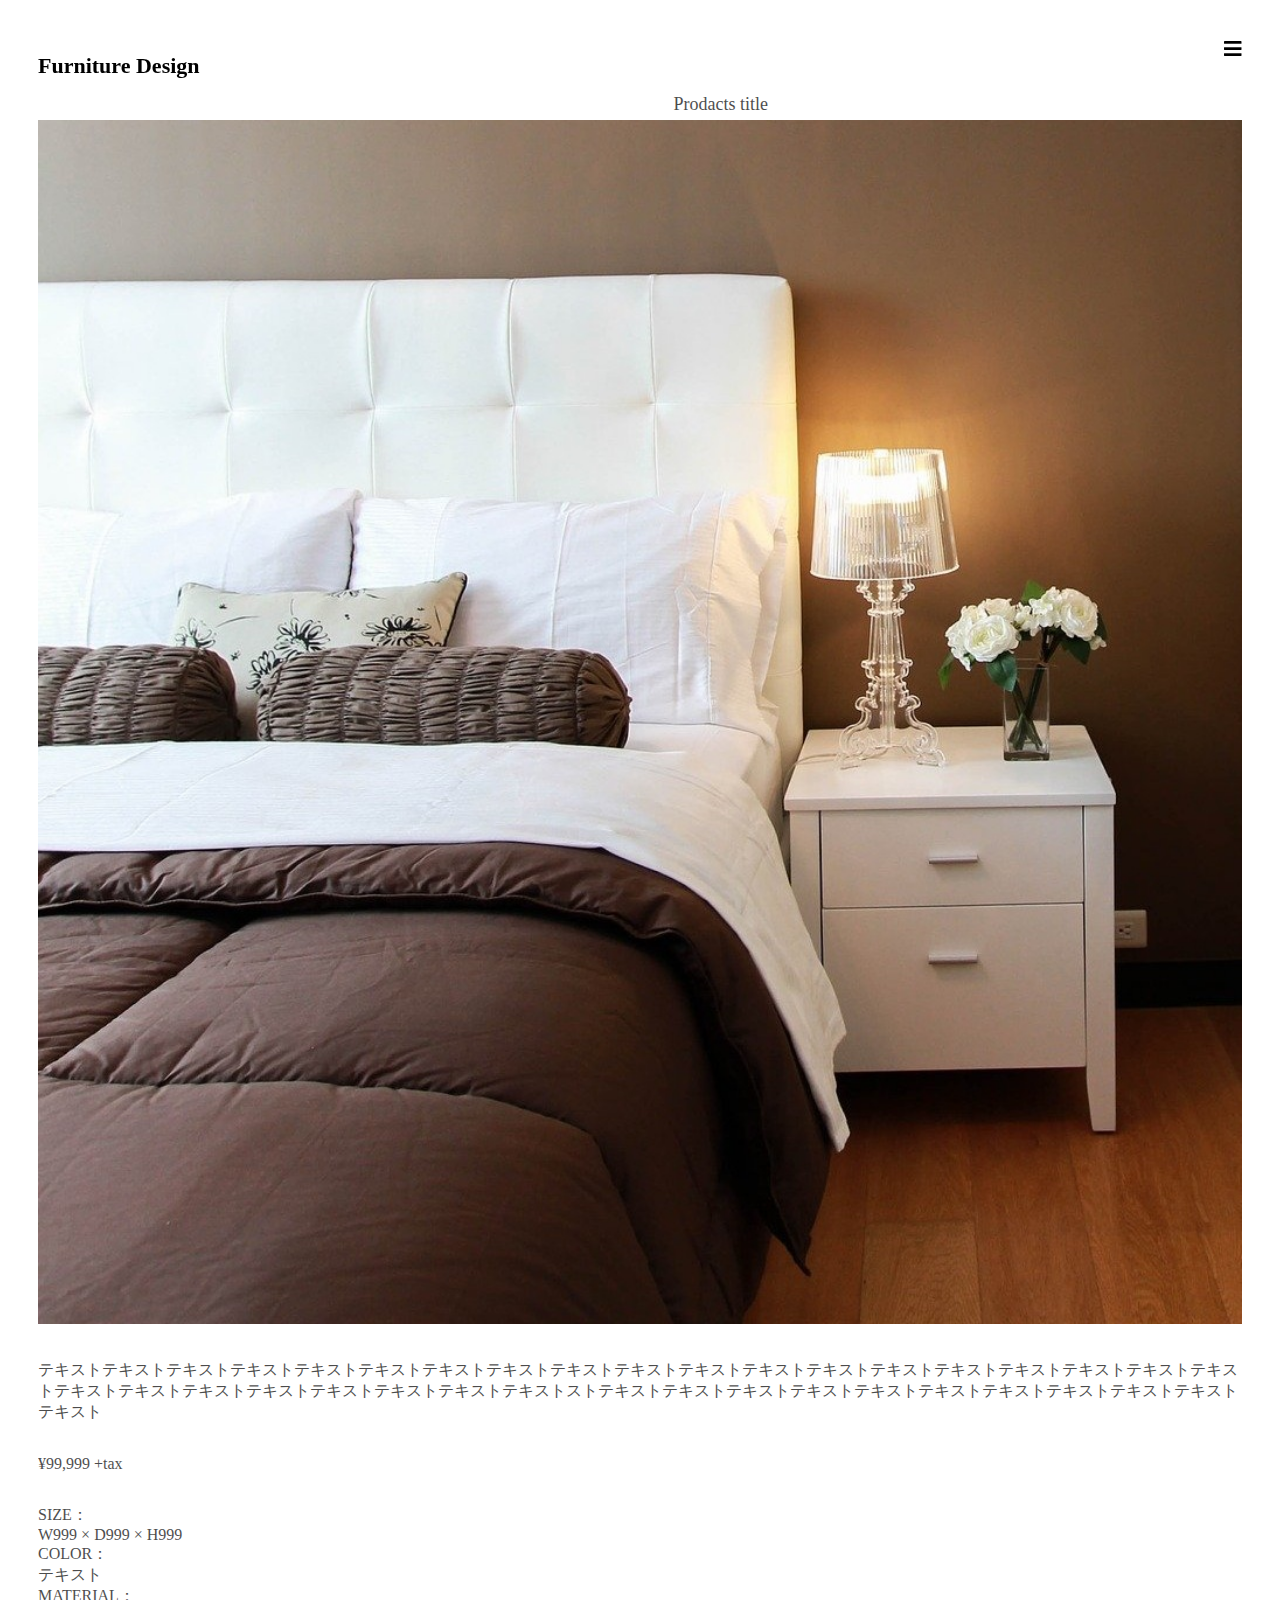
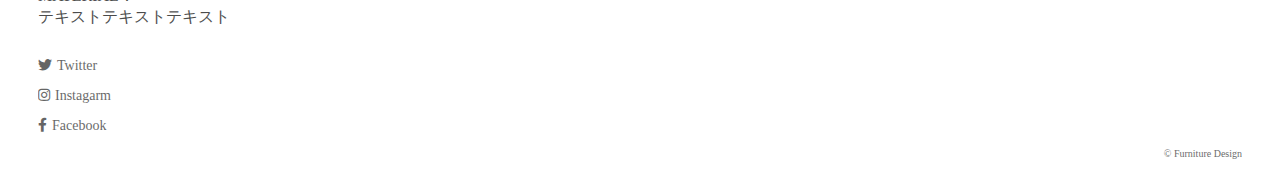
<file: img3.html>
<!DOCTYPE html>
<html lang="ja">
<head>
  <meta charset="UTF-8">
  <meta name="viewport" content="width=device-width, initial-scale=1.0">
  <title>Furniture Design</title>
  <link rel="stylesheet" href="stylesheet.css">
  <link rel="stylesheet" href="responsive.css">
  <link href="https://cdn.jsdelivr.net/npm/bootstrap@5.0.0-beta1/dist/css/bootstrap.min.css" rel="stylesheet" integrity="sha384-giJF6kkoqNQ00vy+HMDP7azOuL0xtbfIcaT9wjKHr8RbDVddVHyTfAAsrekwKmP1" crossorigin="anonymous">
  <link href="https://use.fontawesome.com/releases/v5.15.3/css/all.css" rel="stylesheet">
  <script src="https://ajax.googleapis.com/ajax/libs/jquery/3.5.1/jquery.min.js"></script>
</head>
<body>
  <div class="container header">
    <div class="row">
      <div class="header-left col-8">
       <a href="index.html" class="link"><h1>Furniture Design</h1></a>
      </div>
      <div class="header-right col-4">
        <i class="fas fa-bars" id="menu-open"></i>
      </div>
    </div>
  </div>
  <div class="menu" id="modal-menu">
        <ul>
          <li><a href="index.html"" class="link">PRODUCTS</a></li>
          <li><a href="about.html" class="link">ABOUT</a></li>
          <li><a href="company.html" class="link">COMPANY</a></li>
          <li><a href="contact.html"link">CONTACT</a></li>
        </ul>
        <i class="fas fa-times" id="menu-close"></i>
   </div>
<main>
  <div class="container prodact">
    <div class="row">
       <div class="item col-12 col-md-6">
        <h1>Prodacts title</h1>
         <a href="img3.html" class="link">
         <img src="img3.jpg" alt="ベッドの写真です" width="100%">
         </a>
       </div>
       <div class="col-12 col-md-5">
         <p>
          テキストテキストテキストテキストテキストテキストテキストテキストテキストテキストテキストテキストテキストテキストテキストテキストテキストテキストテキストテキストテキストテキストテキストテキストテキストテキストテキストストテキストテキストテキストテキストテキストテキストテキストテキストテキストテキストテキスト
         </p>
         <p>
          ¥99,999 +tax
         </p>
         <p>SIZE：<br>
          W999 × D999 × H999<br>
          COLOR：<br>
          テキスト<br>
          MATERIAL：<br>
          テキストテキストテキスト</p>

       </div>


</main>



</body>
<footer>
  <div class="container">
    <div class="row sns">
        <a href="https://www.twitter.com" class="link col-3  col-xl-1 col-lg-2" target="_blank"><p><i class="fab fa-twitter icon"></i>Twitter</p></a>
        <a href="https://www.instagram.com" class="link col-3  col-xl-1 col-lg-2" target="_blank"><p><i class="fab fa-instagram icon"></i>Instagarm</p></a>
        <a href="https://www.facebook.com" class="link col-3  col-xl-1 col-lg-2" target="_blank"><p><i class="fab fa-facebook-f icon"></i>Facebook</p></a>
        <div class="logo">
        <p>© Furniture Design</p>
      </div>
    </div>
  </div>
  <script src="script.js"></script>
</footer>

</html>
</file>
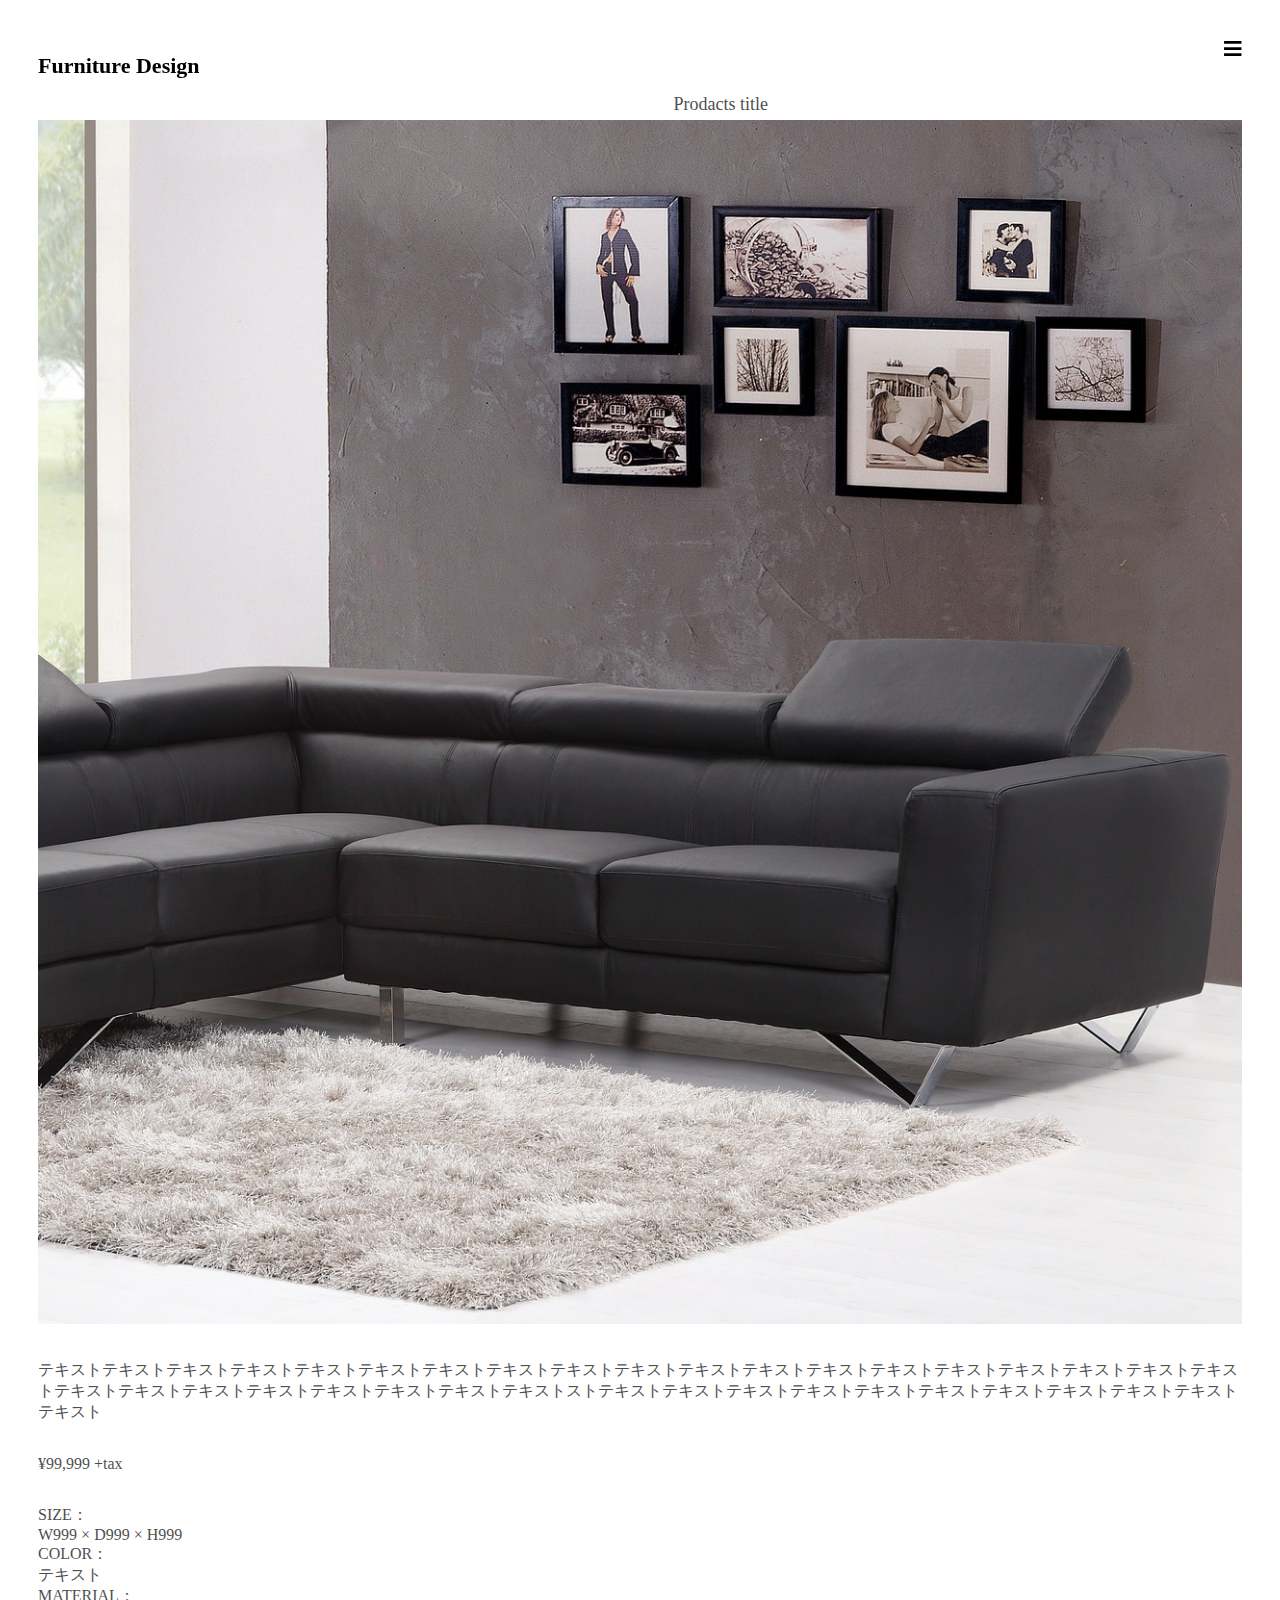
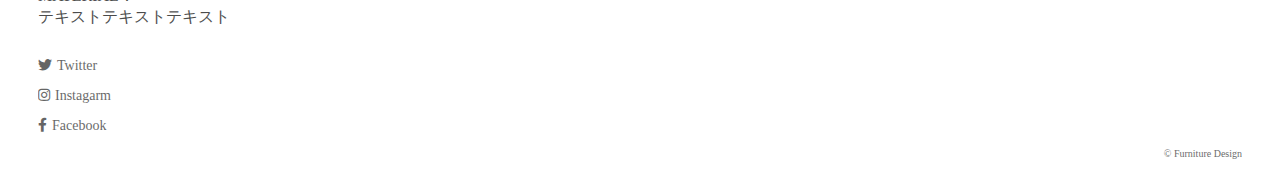
<file: img4.html>
<!DOCTYPE html>
<html lang="ja">
<head>
  <meta charset="UTF-8">
  <meta name="viewport" content="width=device-width, initial-scale=1.0">
  <title>Furniture Design</title>
  <link rel="stylesheet" href="stylesheet.css">
  <link rel="stylesheet" href="responsive.css">
  <link href="https://cdn.jsdelivr.net/npm/bootstrap@5.0.0-beta1/dist/css/bootstrap.min.css" rel="stylesheet" integrity="sha384-giJF6kkoqNQ00vy+HMDP7azOuL0xtbfIcaT9wjKHr8RbDVddVHyTfAAsrekwKmP1" crossorigin="anonymous">
  <link href="https://use.fontawesome.com/releases/v5.15.3/css/all.css" rel="stylesheet">
  <script src="https://ajax.googleapis.com/ajax/libs/jquery/3.5.1/jquery.min.js"></script>
</head>
<body>
  <div class="container header">
    <div class="row">
      <div class="header-left col-8">
       <a href="index.html" class="link"><h1>Furniture Design</h1></a>
      </div>
      <div class="header-right col-4">
        <i class="fas fa-bars" id="menu-open"></i>
      </div>
    </div>
  </div>
  <div class="menu" id="modal-menu">
        <ul>
          <li><a href="index.html"" class="link">PRODUCTS</a></li>
          <li><a href="about.html" class="link">ABOUT</a></li>
          <li><a href="company.html" class="link">COMPANY</a></li>
          <li><a href="contact.html"link">CONTACT</a></li>
        </ul>
        <i class="fas fa-times" id="menu-close"></i>
   </div>
<main>
  <div class="container prodact">
    <div class="row">
       <div class="item col-12 col-md-6">
        <h1>Prodacts title</h1>
         <a href="img4.html" class="link">
         <img src="img4.jpg" alt="ソファの写真です" width="100%">
         </a>
       </div>
       <div class="col-12 col-md-5">
         <p>
          テキストテキストテキストテキストテキストテキストテキストテキストテキストテキストテキストテキストテキストテキストテキストテキストテキストテキストテキストテキストテキストテキストテキストテキストテキストテキストテキストストテキストテキストテキストテキストテキストテキストテキストテキストテキストテキストテキスト
         </p>
         <p>
          ¥99,999 +tax
         </p>
         <p>SIZE：<br>
          W999 × D999 × H999<br>
          COLOR：<br>
          テキスト<br>
          MATERIAL：<br>
          テキストテキストテキスト</p>

       </div>


</main>



</body>
<footer>
  <div class="container">
    <div class="row sns">
      <a href="https://www.twitter.com" class="link col-4 col-xl-1 col-lg-2" target="_blank"><p><i class="fab fa-twitter icon"></i>Twitter</p></a>
      <a href="https://www.instagram.com" class="link col-4 col-xl-1 col-lg-2" target="_blank"><p><i class="fab fa-instagram icon"></i>Instagarm</p></a>
      <a href="https://www.facebook.com" class="link col-4 col-xl-1 col-lg-2" target="_blank"><p><i class="fab fa-facebook-f icon"></i>Facebook</p></a>  
    <div class="logo">
        <p>© Furniture Design</p>
      </div>
    </div>
  </div>
  <script src="script.js"></script>
</footer>

</html>
</file>
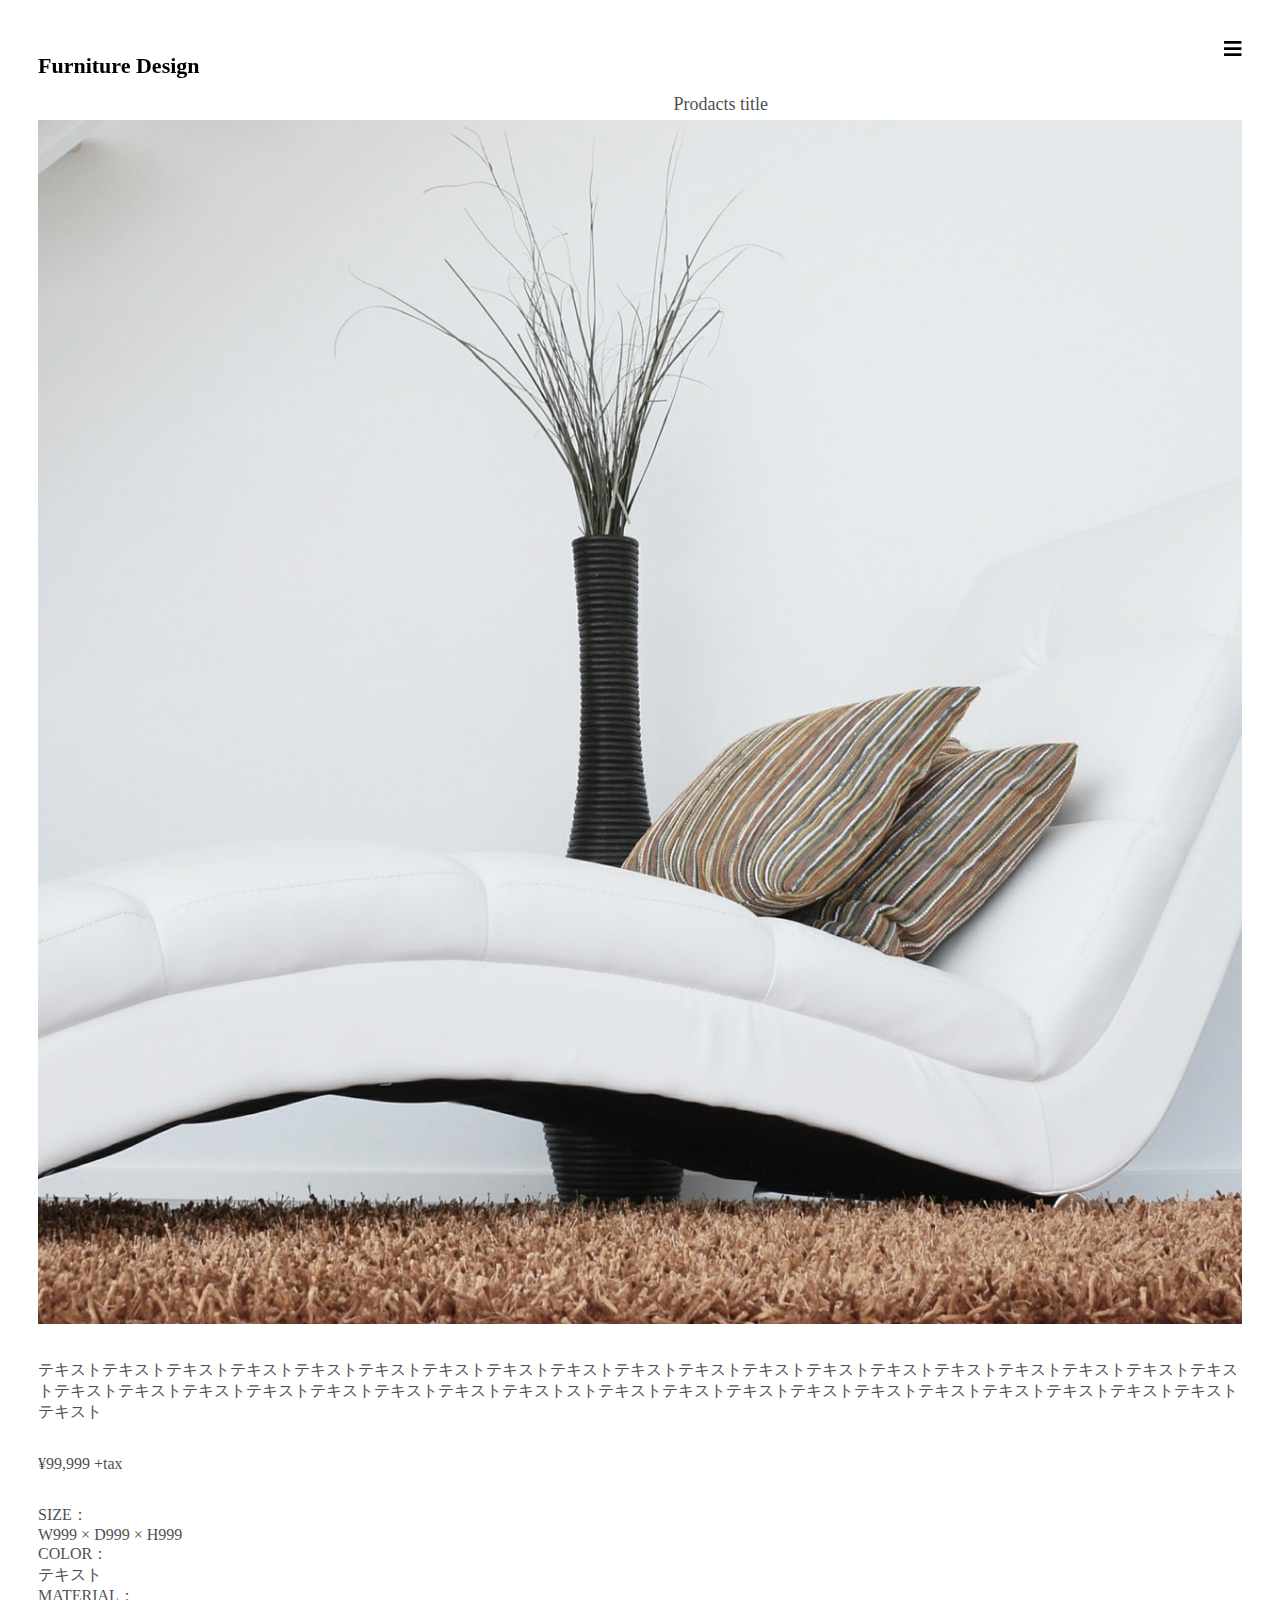
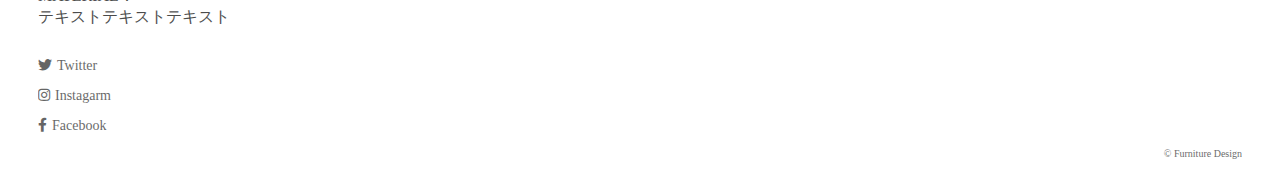
<file: img5.html>
<!DOCTYPE html>
<html lang="ja">
<head>
  <meta charset="UTF-8">
  <meta name="viewport" content="width=device-width, initial-scale=1.0">
  <title>Furniture Design</title>
  <link rel="stylesheet" href="stylesheet.css">
  <link rel="stylesheet" href="responsive.css">
  <link href="https://cdn.jsdelivr.net/npm/bootstrap@5.0.0-beta1/dist/css/bootstrap.min.css" rel="stylesheet" integrity="sha384-giJF6kkoqNQ00vy+HMDP7azOuL0xtbfIcaT9wjKHr8RbDVddVHyTfAAsrekwKmP1" crossorigin="anonymous">
  <link href="https://use.fontawesome.com/releases/v5.15.3/css/all.css" rel="stylesheet">
  <script src="https://ajax.googleapis.com/ajax/libs/jquery/3.5.1/jquery.min.js"></script>
</head>
<body>
  <div class="container header">
    <div class="row">
      <div class="header-left col-8">
       <a href="index.html" class="link"><h1>Furniture Design</h1></a>
      </div>
      <div class="header-right col-4">
        <i class="fas fa-bars" id="menu-open"></i>
      </div>
    </div>
  </div>
  <div class="menu" id="modal-menu">
        <ul>
          <li><a href="index.html"" class="link">PRODUCTS</a></li>
          <li><a href="about.html" class="link">ABOUT</a></li>
          <li><a href="company.html" class="link">COMPANY</a></li>
          <li><a href="contact.html"link">CONTACT</a></li>
        </ul>
        <i class="fas fa-times" id="menu-close"></i>
   </div>
<main>
  <div class="container prodact">
    <div class="row">
       <div class="item col-12 col-md-6">
        <h1>Prodacts title</h1>
         <a href="img5.html" class="link">
         <img src="img5.jpg" alt="椅子の写真です" width="100%">
         </a>
       </div>
       <div class="col-12 col-md-5">
         <p>
          テキストテキストテキストテキストテキストテキストテキストテキストテキストテキストテキストテキストテキストテキストテキストテキストテキストテキストテキストテキストテキストテキストテキストテキストテキストテキストテキストストテキストテキストテキストテキストテキストテキストテキストテキストテキストテキストテキスト
         </p>
         <p>
          ¥99,999 +tax
         </p>
         <p>SIZE：<br>
          W999 × D999 × H999<br>
          COLOR：<br>
          テキスト<br>
          MATERIAL：<br>
          テキストテキストテキスト</p>

       </div>


</main>



</body>
<footer>
  <div class="container">
    <div class="row sns">
      <a href="https://www.twitter.com" class="link col-4 col-xl-1 col-lg-2" target="_blank"><p><i class="fab fa-twitter icon"></i>Twitter</p></a>
      <a href="https://www.instagram.com" class="link col-4 col-xl-1 col-lg-2" target="_blank"><p><i class="fab fa-instagram icon"></i>Instagarm</p></a>
      <a href="https://www.facebook.com" class="link col-4 col-xl-1 col-lg-2" target="_blank"><p><i class="fab fa-facebook-f icon"></i>Facebook</p></a>
    <div class="logo">
        <p>© Furniture Design</p>
      </div>
    </div>
  </div>
  <script src="script.js"></script>
</footer>

</html>
</file>
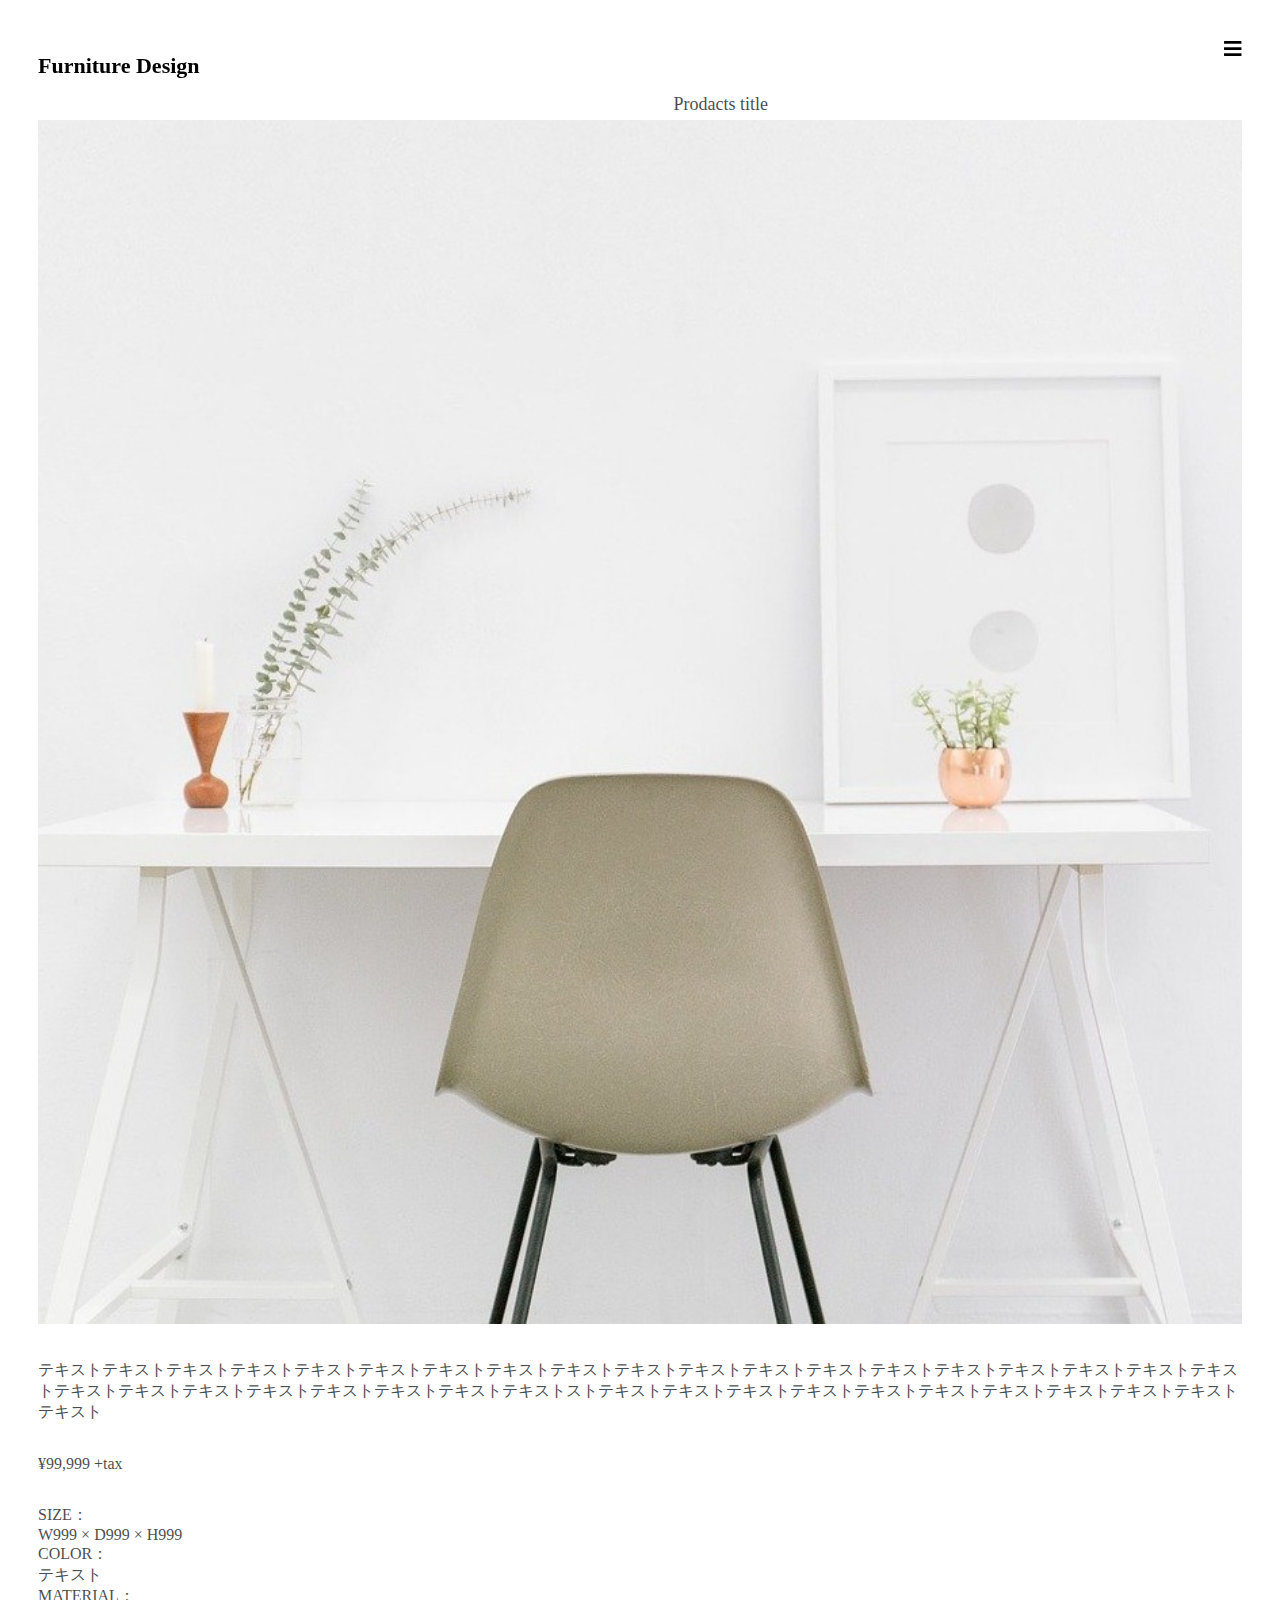
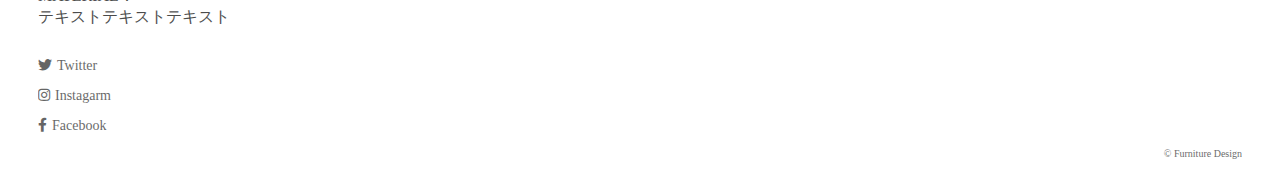
<file: img6.html>
<!DOCTYPE html>
<html lang="ja">
<head>
  <meta charset="UTF-8">
  <meta name="viewport" content="width=device-width, initial-scale=1.0">
  <title>Furniture Design</title>
  <link rel="stylesheet" href="stylesheet.css">
  <link rel="stylesheet" href="responsive.css">
  <link href="https://cdn.jsdelivr.net/npm/bootstrap@5.0.0-beta1/dist/css/bootstrap.min.css" rel="stylesheet" integrity="sha384-giJF6kkoqNQ00vy+HMDP7azOuL0xtbfIcaT9wjKHr8RbDVddVHyTfAAsrekwKmP1" crossorigin="anonymous">
  <link href="https://use.fontawesome.com/releases/v5.15.3/css/all.css" rel="stylesheet">
  <script src="https://ajax.googleapis.com/ajax/libs/jquery/3.5.1/jquery.min.js"></script>
</head>
<body>
  <div class="container header">
    <div class="row">
      <div class="header-left col-8">
       <a href="index.html" class="link"><h1>Furniture Design</h1></a>
      </div>
      <div class="header-right col-4">
        <i class="fas fa-bars" id="menu-open"></i>
      </div>
    </div>
  </div>
  <div class="menu" id="modal-menu">
        <ul>
          <li><a href="index.html"" class="link">PRODUCTS</a></li>
          <li><a href="about.html" class="link">ABOUT</a></li>
          <li><a href="company.html" class="link">COMPANY</a></li>
          <li><a href="contact.html"link">CONTACT</a></li>
        </ul>
        <i class="fas fa-times" id="menu-close"></i>
   </div>
<main>
  <div class="container prodact">
    <div class="row">
       <div class="item col-12 col-md-6">
        <h1>Prodacts title</h1>
         <a href="img6.html" class="link">
         <img src="img6.jpg" alt="椅子の写真です" width="100%">
         </a>
       </div>
       <div class="col-12 col-md-5">
         <p>
          テキストテキストテキストテキストテキストテキストテキストテキストテキストテキストテキストテキストテキストテキストテキストテキストテキストテキストテキストテキストテキストテキストテキストテキストテキストテキストテキストストテキストテキストテキストテキストテキストテキストテキストテキストテキストテキストテキスト
         </p>
         <p>
          ¥99,999 +tax
         </p>
         <p>SIZE：<br>
          W999 × D999 × H999<br>
          COLOR：<br>
          テキスト<br>
          MATERIAL：<br>
          テキストテキストテキスト</p>

       </div>


</main>



</body>
<footer>
  <div class="container">
    <div class="row sns">
      <a href="https://www.twitter.com" class="link col-4 col-xl-1 col-lg-2" target="_blank"><p><i class="fab fa-twitter icon"></i>Twitter</p></a>
      <a href="https://www.instagram.com" class="link col-4 col-xl-1 col-lg-2" target="_blank"><p><i class="fab fa-instagram icon"></i>Instagarm</p></a>
      <a href="https://www.facebook.com" class="link col-4 col-xl-1 col-lg-2" target="_blank"><p><i class="fab fa-facebook-f icon"></i>Facebook</p></a>
    <div class="logo">
        <p>© Furniture Design</p>
      </div>
    </div>
  </div>
  <script src="script.js"></script>
</footer>

</html>
</file>
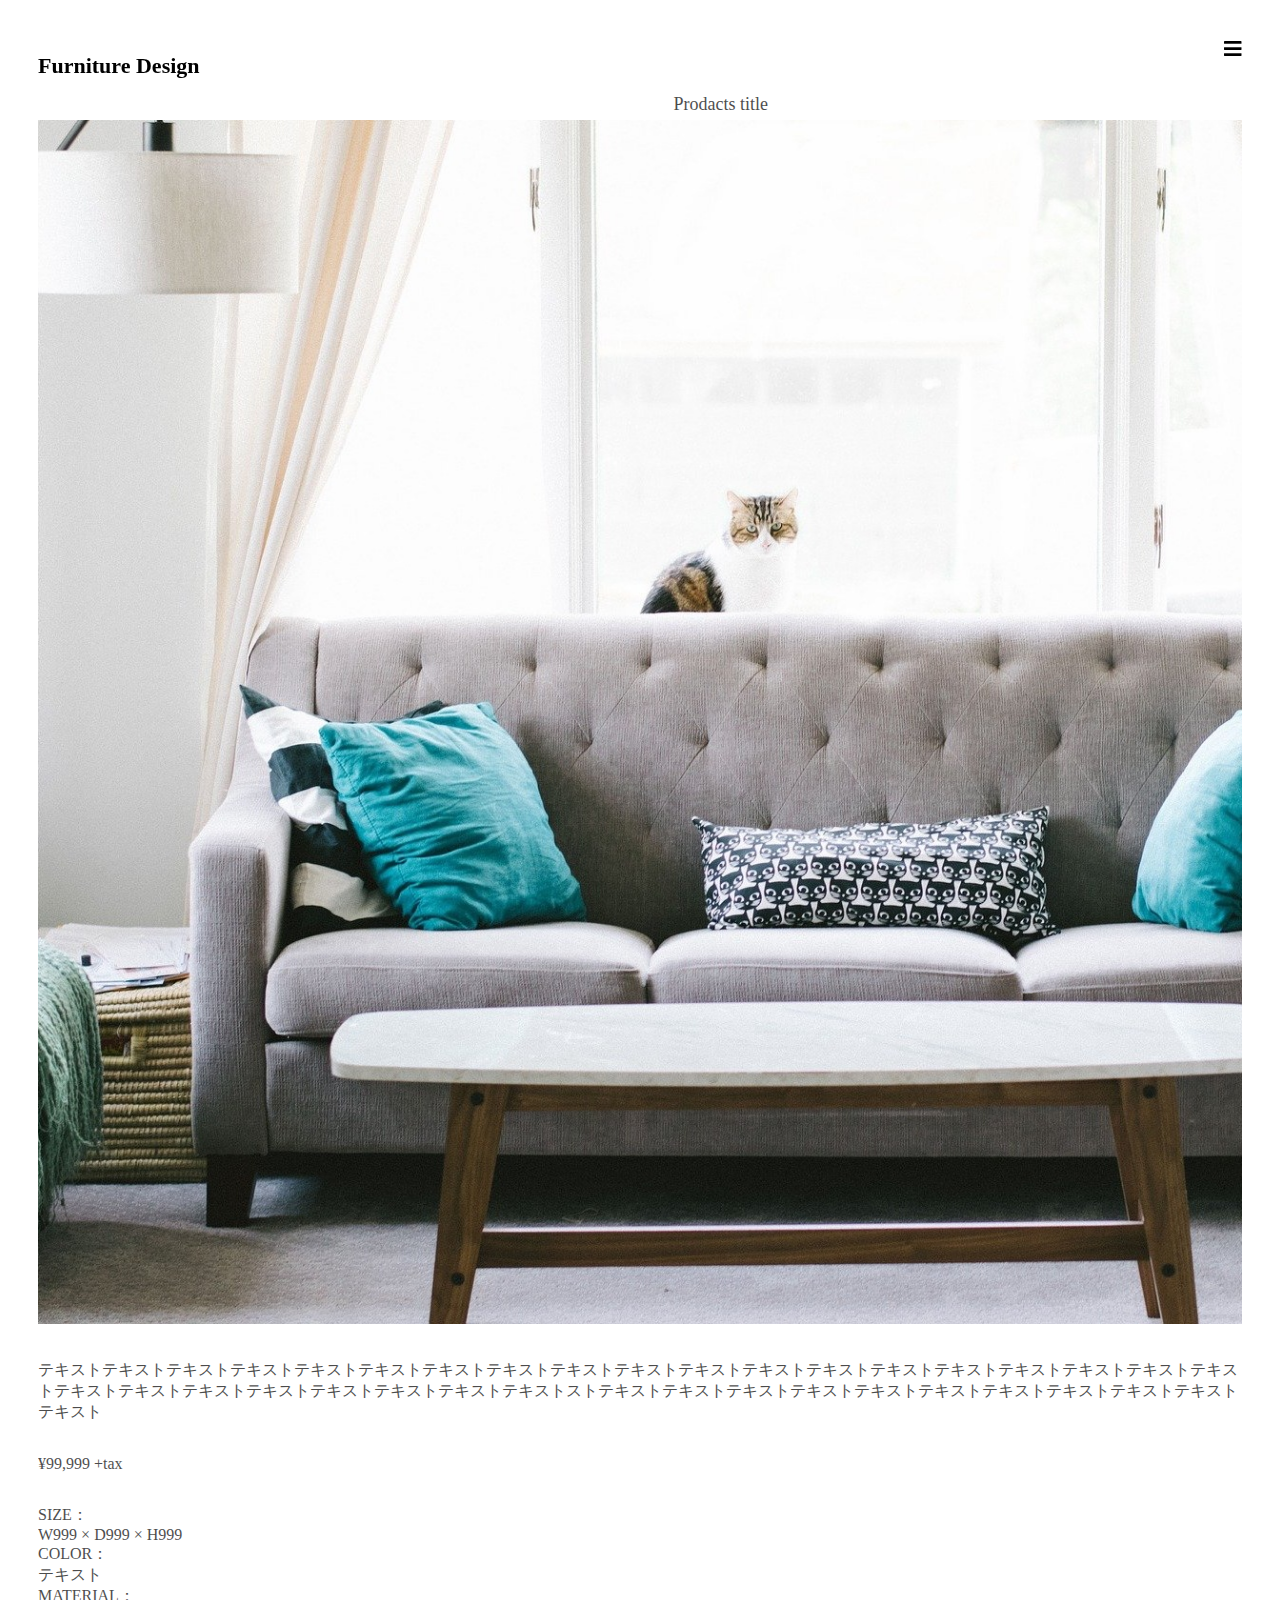
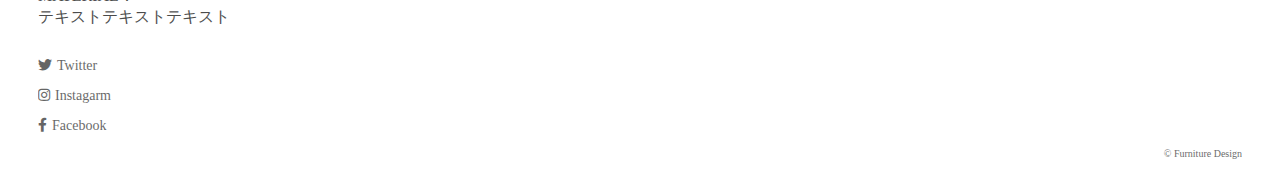
<file: img7.html>
<!DOCTYPE html>
<html lang="ja">
<head>
  <meta charset="UTF-8">
  <meta name="viewport" content="width=device-width, initial-scale=1.0">
  <title>Furniture Design</title>
  <link rel="stylesheet" href="stylesheet.css">
  <link rel="stylesheet" href="responsive.css">
  <link href="https://cdn.jsdelivr.net/npm/bootstrap@5.0.0-beta1/dist/css/bootstrap.min.css" rel="stylesheet" integrity="sha384-giJF6kkoqNQ00vy+HMDP7azOuL0xtbfIcaT9wjKHr8RbDVddVHyTfAAsrekwKmP1" crossorigin="anonymous">
  <link href="https://use.fontawesome.com/releases/v5.15.3/css/all.css" rel="stylesheet">
  <script src="https://ajax.googleapis.com/ajax/libs/jquery/3.5.1/jquery.min.js"></script>
</head>
<body>
  <div class="container header">
    <div class="row">
      <div class="header-left col-8">
       <a href="index.html" class="link"><h1>Furniture Design</h1></a>
      </div>
      <div class="header-right col-4">
        <i class="fas fa-bars" id="menu-open"></i>
      </div>
    </div>
  </div>
  <div class="menu" id="modal-menu">
        <ul>
          <li><a href="index.html"" class="link">PRODUCTS</a></li>
          <li><a href="about.html" class="link">ABOUT</a></li>
          <li><a href="company.html" class="link">COMPANY</a></li>
          <li><a href="contact.html"link">CONTACT</a></li>
        </ul>
        <i class="fas fa-times" id="menu-close"></i>
   </div>
<main>
  <div class="container prodact">
    <div class="row">
       <div class="item col-12 col-md-6">
        <h1>Prodacts title</h1>
         <a href="img7.html" class="link">
         <img src="img7.jpg" alt="ソファの写真です" width="100%">
         </a>
       </div>
       <div class="col-12 col-md-5">
         <p>
          テキストテキストテキストテキストテキストテキストテキストテキストテキストテキストテキストテキストテキストテキストテキストテキストテキストテキストテキストテキストテキストテキストテキストテキストテキストテキストテキストストテキストテキストテキストテキストテキストテキストテキストテキストテキストテキストテキスト
         </p>
         <p>
          ¥99,999 +tax
         </p>
         <p>SIZE：<br>
          W999 × D999 × H999<br>
          COLOR：<br>
          テキスト<br>
          MATERIAL：<br>
          テキストテキストテキスト</p>

       </div>


</main>



</body>
<footer>
  <div class="container">
    <div class="row sns">
      <a href="https://www.twitter.com" class="link col-4 col-xl-1 col-lg-2" target="_blank"><p><i class="fab fa-twitter icon"></i>Twitter</p></a>
        <a href="https://www.instagram.com" class="link col-4 col-xl-1 col-lg-2" target="_blank"><p><i class="fab fa-instagram icon"></i>Instagarm</p></a>
        <a href="https://www.facebook.com" class="link col-4 col-xl-1 col-lg-2" target="_blank"><p><i class="fab fa-facebook-f icon"></i>Facebook</p></a>
    <div class="logo">
        <p>© Furniture Design</p>
      </div>
    </div>
  </div>
  <script src="script.js"></script>
</footer>

</html>
</file>
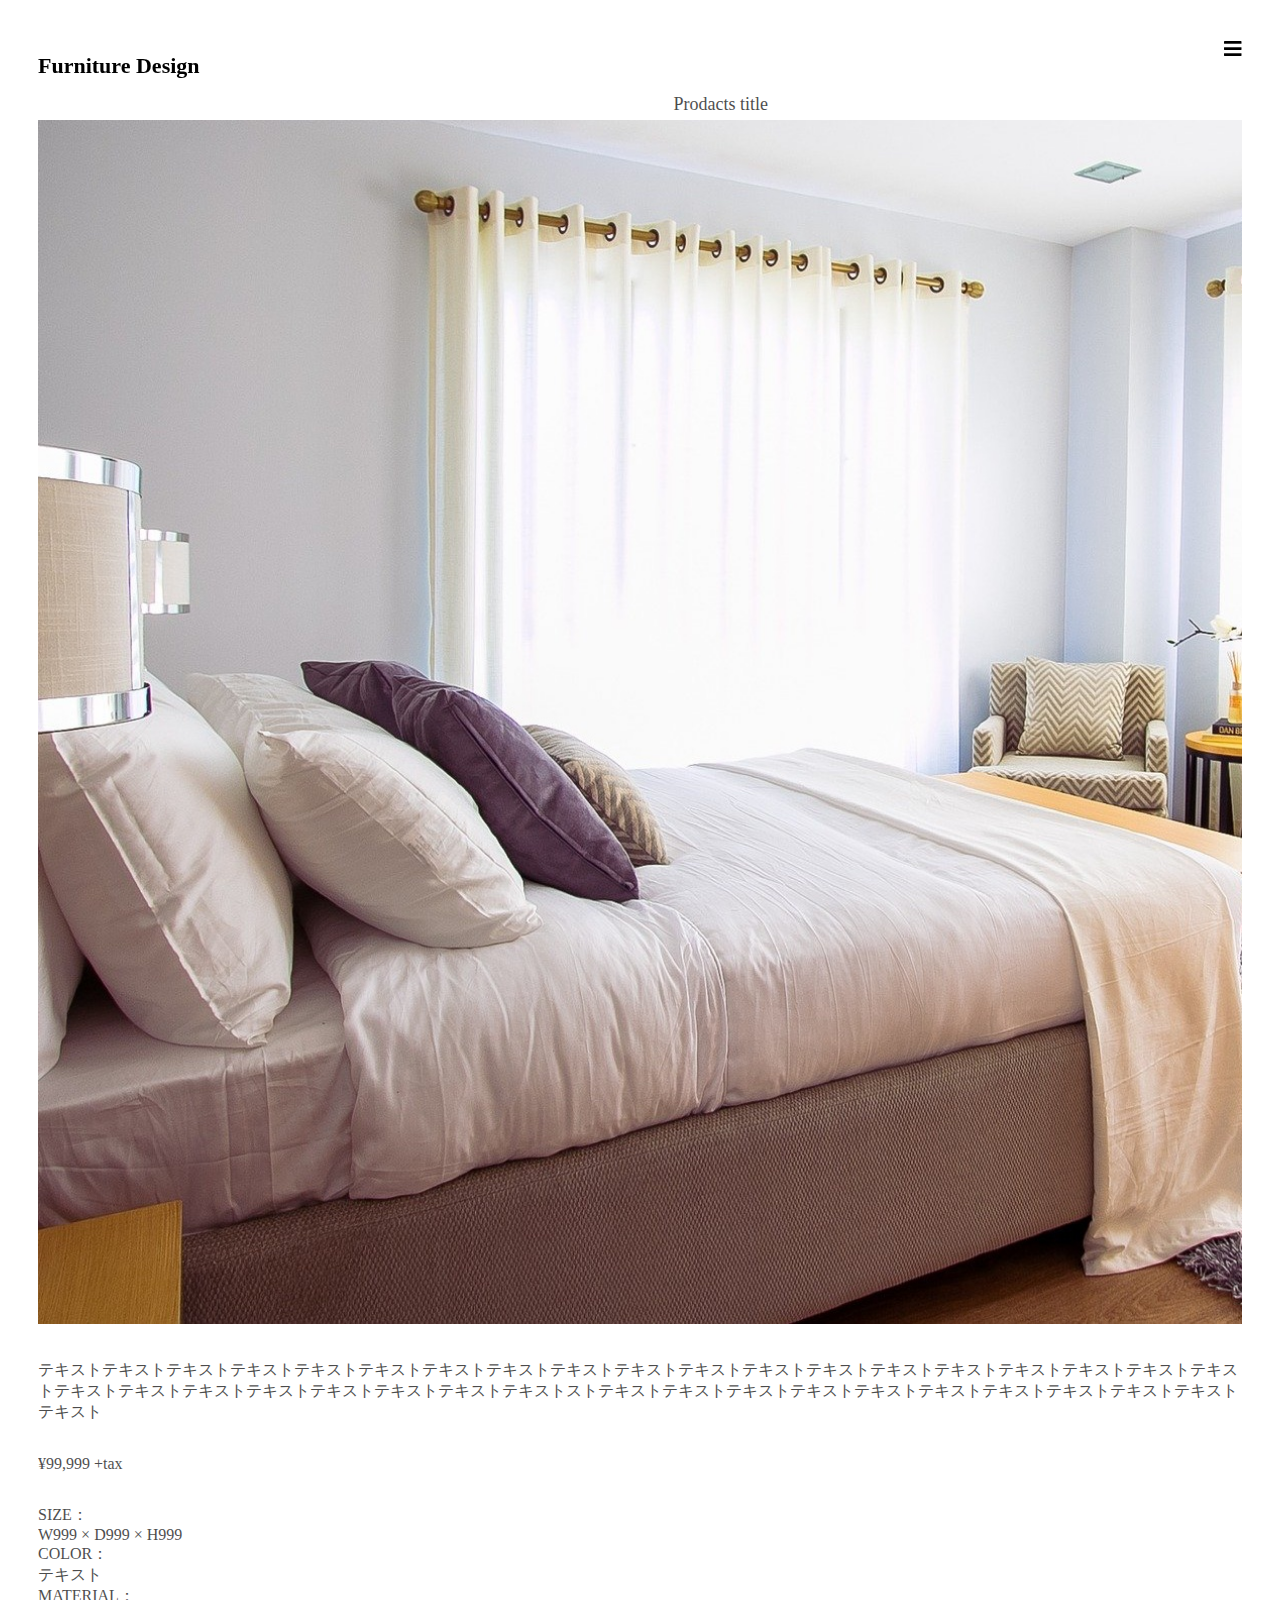
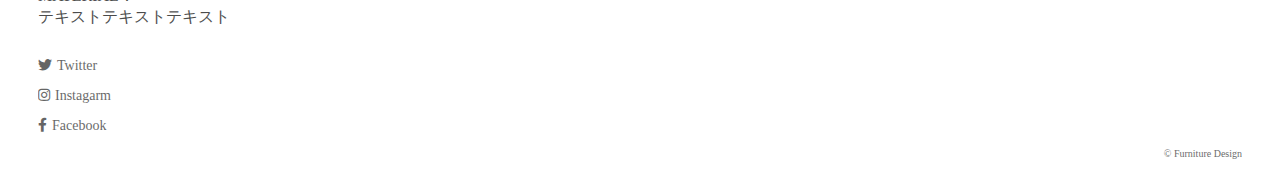
<file: img8.html>
<!DOCTYPE html>
<html lang="ja">
<head>
  <meta charset="UTF-8">
  <meta name="viewport" content="width=device-width, initial-scale=1.0">
  <title>Furniture Design</title>
  <link rel="stylesheet" href="stylesheet.css">
  <link rel="stylesheet" href="responsive.css">
  <link href="https://cdn.jsdelivr.net/npm/bootstrap@5.0.0-beta1/dist/css/bootstrap.min.css" rel="stylesheet" integrity="sha384-giJF6kkoqNQ00vy+HMDP7azOuL0xtbfIcaT9wjKHr8RbDVddVHyTfAAsrekwKmP1" crossorigin="anonymous">
  <link href="https://use.fontawesome.com/releases/v5.15.3/css/all.css" rel="stylesheet">
  <script src="https://ajax.googleapis.com/ajax/libs/jquery/3.5.1/jquery.min.js"></script>
</head>
<body>
  <div class="container header">
    <div class="row">
      <div class="header-left col-8">
       <a href="index.html" class="link"><h1>Furniture Design</h1></a>
      </div>
      <div class="header-right col-4">
        <i class="fas fa-bars" id="menu-open"></i>
      </div>
    </div>
  </div>
  <div class="menu" id="modal-menu">
        <ul>
          <li><a href="index.html"" class="link">PRODUCTS</a></li>
          <li><a href="about.html" class="link">ABOUT</a></li>
          <li><a href="company.html" class="link">COMPANY</a></li>
          <li><a href="contact.html"link">CONTACT</a></li>
        </ul>
        <i class="fas fa-times" id="menu-close"></i>
   </div>
<main>
  <div class="container prodact">
    <div class="row">
       <div class="item col-12 col-md-6">
        <h1>Prodacts title</h1>
         <a href="img8.html" class="link">
         <img src="img8.jpg" alt="ベッドの写真です" width="100%">
         </a>
       </div>
       <div class="col-12 col-md-5">
         <p>
          テキストテキストテキストテキストテキストテキストテキストテキストテキストテキストテキストテキストテキストテキストテキストテキストテキストテキストテキストテキストテキストテキストテキストテキストテキストテキストテキストストテキストテキストテキストテキストテキストテキストテキストテキストテキストテキストテキスト
         </p>
         <p>
          ¥99,999 +tax
         </p>
         <p>SIZE：<br>
          W999 × D999 × H999<br>
          COLOR：<br>
          テキスト<br>
          MATERIAL：<br>
          テキストテキストテキスト</p>

       </div>


</main>



</body>
<footer>
  <div class="container">
    <div class="row sns">
      <a href="https://www.twitter.com" class="link col-4 col-xl-1 col-lg-2" target="_blank"><p><i class="fab fa-twitter icon"></i>Twitter</p></a>
      <a href="https://www.instagram.com" class="link col-4 col-xl-1 col-lg-2" target="_blank"><p><i class="fab fa-instagram icon"></i>Instagarm</p></a>
      <a href="https://www.facebook.com" class="link col-4 col-xl-1 col-lg-2" target="_blank"><p><i class="fab fa-facebook-f icon"></i>Facebook</p></a>
    <div class="logo">
        <p>© Furniture Design</p>
      </div>
    </div>
  </div>
  <script src="script.js"></script>
</footer>

</html>
</file>
<file: stylesheet.css>
/* ---------------html-------------------------- */
html{
  margin: 10px 30px;
}

/* ---------------html-------------------------- */


/* ----------------header---------------------- */
h1{
  color: black;
}

.header{
  width:100%;
  padding: 20px 0;
  background-color: white;
  position: sticky;
  top:0;
  z-index: 100;
}

.header-left h1{
  font-size: 22px;
  font-weight: bold;
  float: left;
}

.header-right{
  float: right;
  font-size: 20px;
  text-align: right;
}

.fa-bars{
  text-align: right;
  color: black;
  cursor: pointer;
}

.menu{
  position: fixed;
  top: 0;
  right:0;
  left:0;
  bottom: 0;
  background-color: rgba(0, 0, 0, 0.85);
  z-index: 100;
  padding-top: 20px;
  font-size: 16px;
  display: none;
}

ul{
  list-style: none;
  width: 90%;
  position: absolute;
  left: 0;
}

.menu ul li a{
  color: white;
}

.menu ul li{
  padding: 5px 0;
}

.fa-times{
  color: white;
  font-size: 24px;
  position: absolute;
  right: 0;
  padding-right: 5%;
  cursor: pointer;
}

/* ----------------main---------------------- */
main{
  margin: 30px 0;
}

.link{
  text-decoration: none;
  white-space: nowrap;

}

.item p{
  margin: 5px 0 20px 0;
  font-size: 14px;
}

main p{
  width: 100%;
  text-align: center;
}

.prodacts-view img:hover {
	opacity: 0.7 ;
}

.nav-title{
  font-size: 16px;
  text-align: center;
  margin: 20px 0;
  opacity: 0.7 ;
}
/* ----------------main---------------------- */

/* ----------------footer---------------------- */

.view{
  display: block;
  margin: 30px 0;
}

p{
  opacity: 0.6;
  color:black;
}

.sns{
  font-size: 14px;
}

.logo{
  white-space: nowrap;
  font-size: 10px;
  text-align: right;
}

.icon{
  margin-right: 5px;
}
/* ----------------footer---------------------- */

/* ----------------products--------------------- */
.prodact h1{
  font-size: 18px;
  font-weight: normal;
  text-align: center;
  margin: 0;
  line-height: 32px;
  opacity: 0.7;

}

.prodact p{
  margin-top: 32px;
  text-align: left;
  opacity: 0.7;
}
/* ----------------products--------------------- */

/* ----------------company--------------------- */

.googlemaps iframe,
.googlemaps object,
.googlemaps embed {
  -webkit-filter: grayscale(100%);
  -moz-filter: grayscale(100%);
  -ms-filter: grayscale(100%);
  -o-filter: grayscale(100%);
  filter: grayscale(100%);
}

.googlemaps{
  margin-top: 40px;
  height: 0;
  overflow: hidden;
  padding-bottom: 56.25%;
  position: relative;
}

.googlemaps iframe{
  position: absolute;
  left: 0;
  top: 0;
  height: 100%;
  width: 100%;
}

dt{
  width: 35%;
  margin: 10px 0;
  white-space: nowrap;
}

dl{
  border-bottom: black solid 1px;
  margin: 0;
  width: 70%;
  opacity: 0.6;
}

dd{
  margin: 10px 0;
}
/* ----------------company--------------------- */
/* ----------------about----------------------- */
.about-text{
  width: 100%;
  text-align: left;
}

.about-img{
  position: relative;
}

/* ----------------comntact--------------------- */

.table-list {
  display: flex;
  justify-content: space-between;
  font-family: 'Noto Sans JP', sans-serif;
  letter-spacing: 0.05em;
  width: 100%;
  margin-bottom: 40px;
}

.table-list th {
  font-weight: bold;
  width: 250px;
  text-align: left;
}

.table-list-address {
  flex-wrap: wrap;
}


.contact-area {
  background: white;
  padding: 90px;
  margin: 100px auto;
  width: 1000px;
}

.input-area {
  font-family: 'Noto Sans JP', sans-serif;
  letter-spacing: 0.05em;
  padding: 0 10px;
  border: none;
  width: 550px;
  height: 40px;
  box-sizing: border-box;
  border: 1px solid #c4c4c4;
}

.table-list td {
  font-size: 13px;
  width: calc(100% - 250px);
}

input::placeholder {
  color: #bfbfbf;
  font-size: 12px;
  font-weight: bold;
}

textarea {
  border: none;
  width: 550px;
  height: 200px;
  padding: 0;
  border: 1px solid #c4c4c4;
}

textarea::placeholder {
  color: #bfbfbf;
  font-size: 12px;
}

input[type="text"] {
  -moz-box-sizing: border-box;
  -webkit-box-sizing: border-box;
  box-sizing: border-box;
}

.contact-area .text {
  font-size: 13px;
  text-align: center;
  margin-bottom: 100px;
}

.contact-area .text a {
  color: black;
  border-bottom: 1px solid black;
  transition: all .3s;
}

.contact-area .text a:hover {
  border-bottom: 1px solid #777;
  padding-bottom: 5px;
  color: #777;
}

.submit-button {
  box-sizing: border-box;
  position: relative;
  display: block;
  margin: 30px auto 0;
  background-color: black;
  cursor: pointer;
  border: 1px solid white;
  color: white;
  text-align: center;
  text-decoration: none;
  line-height: 1.5;
  outline: none;
  -webkit-transition: all .3s;
  transition: all .5s;
  padding: 20px 100px;
}

.submit-button:hover {
  opacity: 0.7;
}
</file>
<file: responsive.css>
@media screen and (max-width: 767px){

}



@media screen and (min-width: 768px) {
  .com-info dl{
    display: flex;
  }
}

@media(max-width:834px) {
  .contact-bg {
      margin: 50px auto 0;
      padding: 50px 0;
  }

  .contact-area {
      margin: 50px auto;
      padding: 50px 20px;
  }

  .check-box label {
      width: 100%;
  }

  .input-area {
      width: 100%;
      height: 30px;
  }

  textarea {
      width: 100%;
      height: 200px;
  }

  .table-list {
      flex-wrap: wrap;
      margin-bottom: 20px;
  }

  .table-list th {
      font-size: 12px;
      width: 200px;
      margin-bottom: 10px;
  }

  .table-list td {
      font-size: 12px;
  }

  .table-list td {
      width: 100%;
  }

  .contact-message {
      font-size: 13px;
  }

  .contact-area .text {
      font-size: 13px;
  }
}

@media (max-width:640px) {
  .contact-message {
      text-align: left;
  }

  .contact-area .text {
      text-align: left;
  }
}

@media(max-width:320px) {
  .input-area {
      width: 100%;
  }

  textarea {
      width: 100%;
  }
</file>
